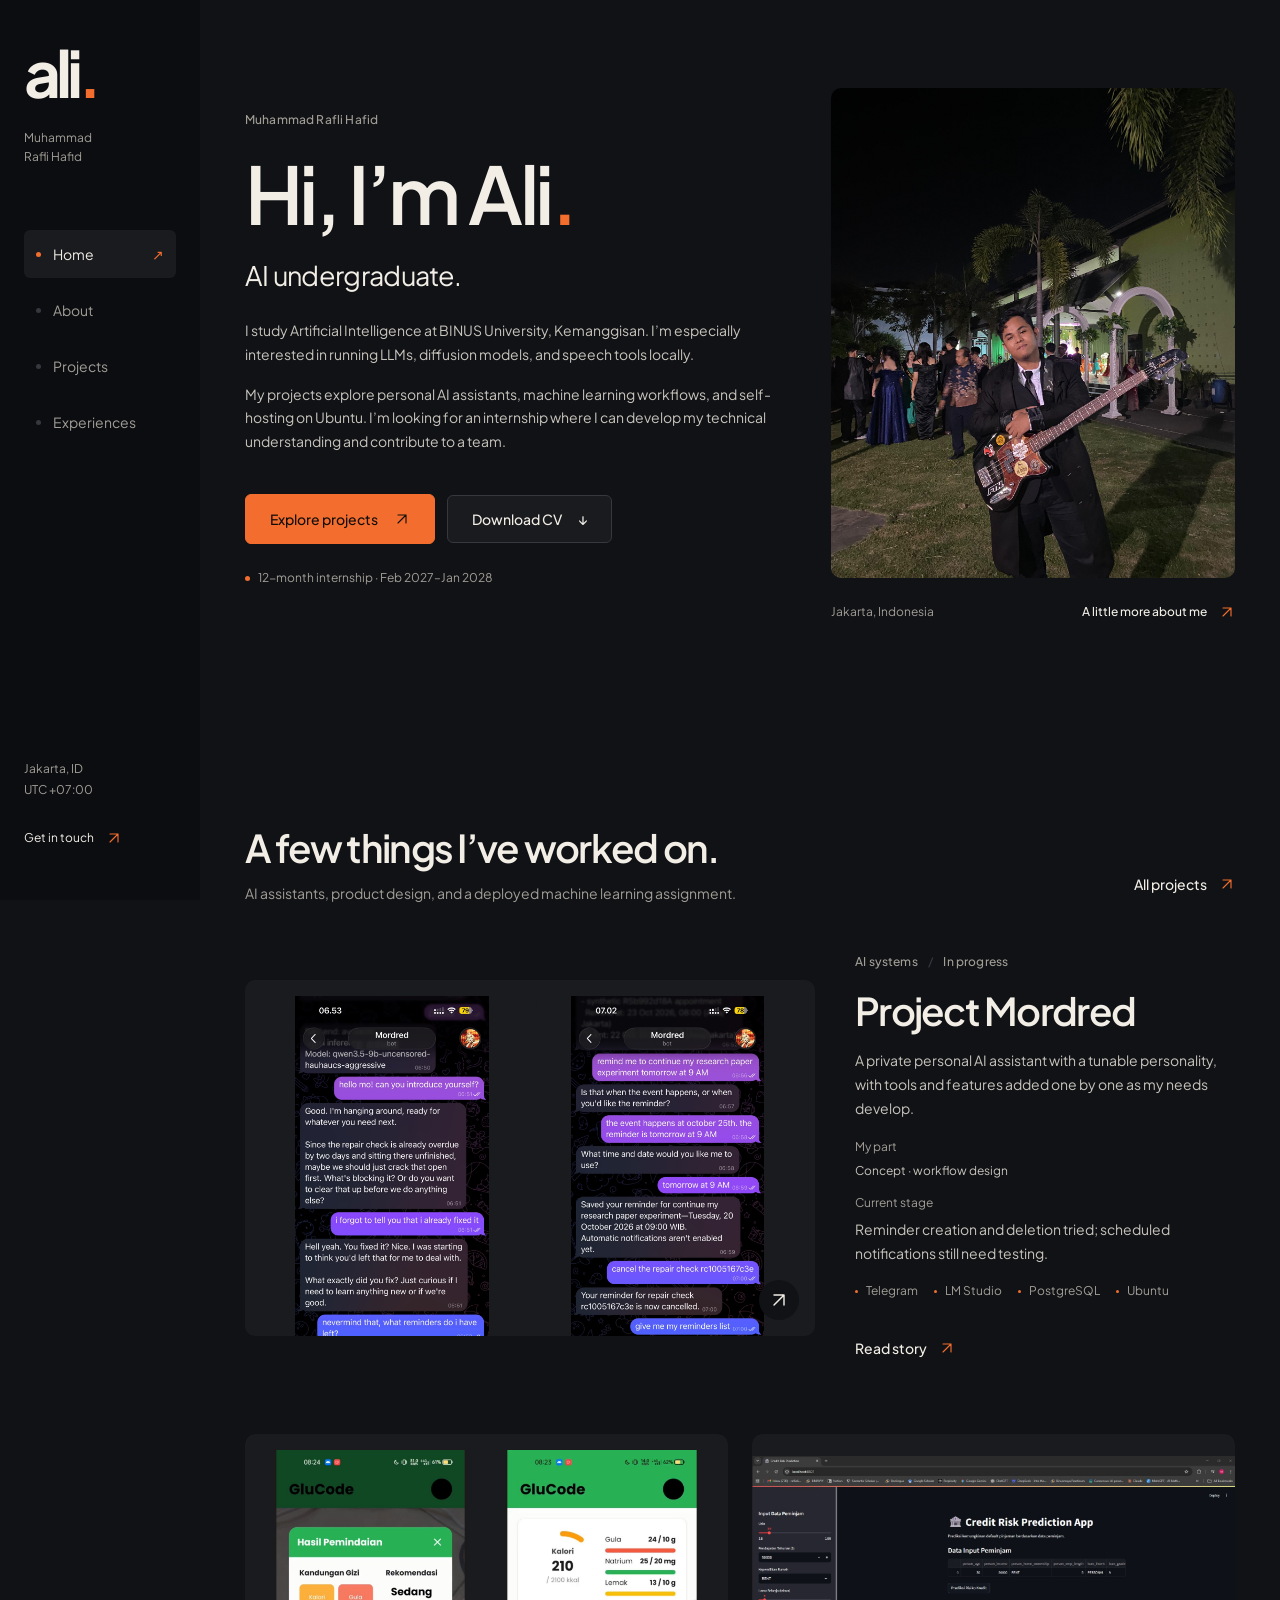
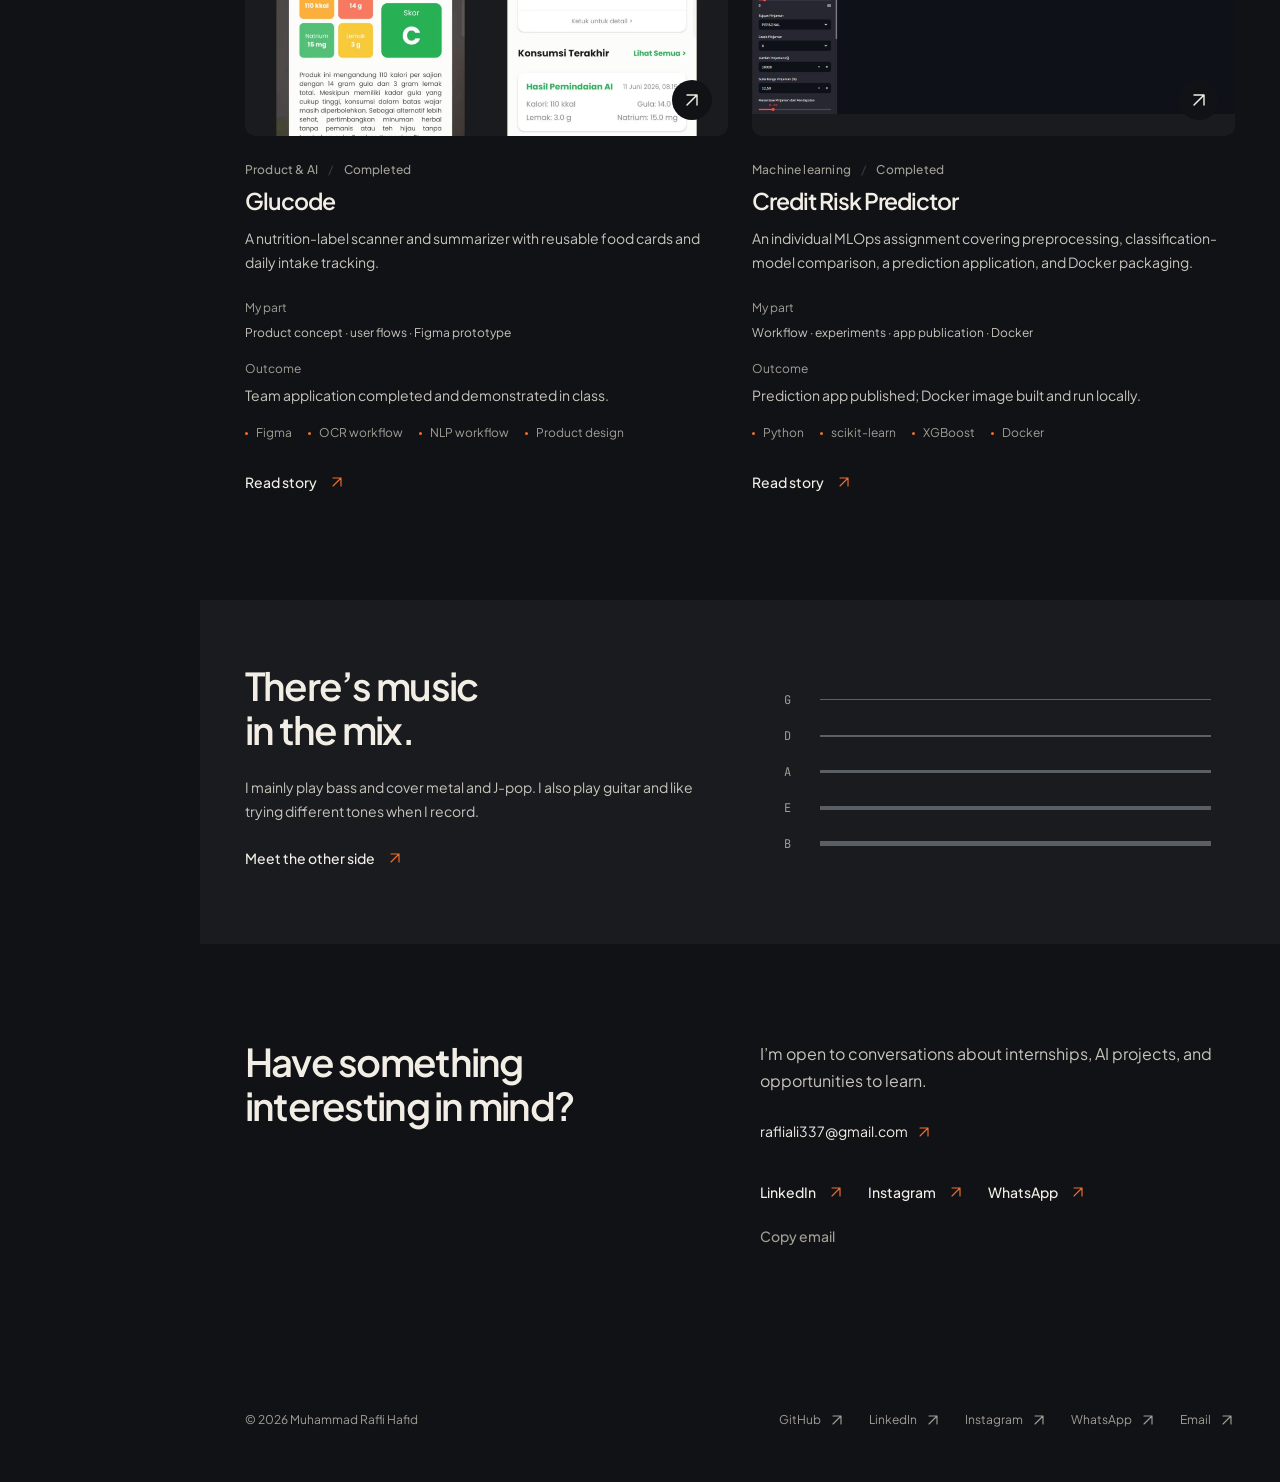
<file: index.html>
<!doctype html>
<html lang="en" data-theme="dark">
<head><meta charset="utf-8"><meta name="viewport" content="width=device-width, initial-scale=1, viewport-fit=cover"><meta name="theme-color" content="#121316"><meta name="description" content="Muhammad Rafli Hafid — AI undergraduate at BINUS, personal projects, experiences, and music."><title>Home — Ali / Muhammad Rafli Hafid</title><link rel="icon" href="assets/favicon.svg" type="image/svg+xml"><link rel="stylesheet" href="assets/fonts/fonts.css"><link rel="stylesheet" href="tokens.css"><link rel="stylesheet" href="assets/studio.css"><script src="assets/studio.js" type="module"></script></head>
<body data-page="home"><a class="skip-link" href="#main">Skip to content</a>
<header class="mobile-header"><a class="mobile-brand" href="index.html">ali<span class="accent-dot">.</span></a><button class="menu-button" id="menu-toggle" type="button" aria-expanded="false" aria-controls="mobile-nav">Menu <span aria-hidden="true">+</span></button><nav id="mobile-nav" aria-label="Mobile navigation" hidden><a href="index.html" class="nav-link" aria-current=page><span class="nav-mark" aria-hidden="true"></span>Home<span class="nav-arrow" aria-hidden="true">↗</span></a><a href="about.html" class="nav-link" ><span class="nav-mark" aria-hidden="true"></span>About<span class="nav-arrow" aria-hidden="true">↗</span></a><a href="projects.html" class="nav-link" ><span class="nav-mark" aria-hidden="true"></span>Projects<span class="nav-arrow" aria-hidden="true">↗</span></a><a href="experiences.html" class="nav-link" ><span class="nav-mark" aria-hidden="true"></span>Experiences<span class="nav-arrow" aria-hidden="true">↗</span></a></nav></header>
<aside class="site-rail"><a class="wordmark" href="index.html" aria-label="Ali, home">ali<span class="accent-dot">.</span></a><p class="rail-name">Muhammad<br>Rafli Hafid</p><nav aria-label="Main navigation"><a href="index.html" class="nav-link" aria-current=page><span class="nav-mark" aria-hidden="true"></span>Home<span class="nav-arrow" aria-hidden="true">↗</span></a><a href="about.html" class="nav-link" ><span class="nav-mark" aria-hidden="true"></span>About<span class="nav-arrow" aria-hidden="true">↗</span></a><a href="projects.html" class="nav-link" ><span class="nav-mark" aria-hidden="true"></span>Projects<span class="nav-arrow" aria-hidden="true">↗</span></a><a href="experiences.html" class="nav-link" ><span class="nav-mark" aria-hidden="true"></span>Experiences<span class="nav-arrow" aria-hidden="true">↗</span></a></nav><div class="rail-bottom"><p class="rail-location">Jakarta, ID<br><span>UTC +07:00</span></p><a class="rail-email" href="mailto:rafliali337@gmail.com">Get in touch <span aria-hidden="true" class="inline-icon"><svg class="ui-icon" viewBox="0 0 24 24" aria-hidden="true"><path d="M6 18 18 6M6 6h12v12"/></svg></span></a></div></aside>
<div class="site-content"><main id="main">
<section class="home-hero shell" aria-labelledby="hero-title">
 <div class="hero-copy"><p class="eyebrow">Muhammad Rafli Hafid</p><h1 id="hero-title">Hi, I’m Ali<span class="accent-dot">.</span></h1><p class="hero-lead">AI undergraduate.</p><p>I study Artificial Intelligence at BINUS University, Kemanggisan. I’m especially interested in running LLMs, diffusion models, and speech tools locally.</p><p>My projects explore personal AI assistants, machine learning workflows, and self-hosting on Ubuntu. I’m looking for an internship where I can develop my technical understanding and contribute to a team.</p><div class="actions"><a class="button button-primary" href="projects.html">Explore projects <span aria-hidden="true" class="inline-icon"><svg class="ui-icon" viewBox="0 0 24 24" aria-hidden="true"><path d="M6 18 18 6M6 6h12v12"/></svg></span></a><details class="cv-download"><summary class="button">Download CV <span aria-hidden="true">↓</span></summary><div class="cv-options"><a href="output/pdf/Muhammad_Rafli_Hafid_CV_English.pdf" download>English PDF ↗</a><a href="output/pdf/Muhammad_Rafli_Hafid_CV_Indonesia.pdf" download>Indonesian PDF ↗</a></div></details></div><p class="availability"><span aria-hidden="true" class="status-dot"></span>12-month internship · Feb 2027–Jan 2028</p></div>
 <div class="hero-portrait"><figure class="media portrait"><img src="assets/photos/alirafli-portrait-afterpromnight-fullformalsuit-withbass.jpeg" alt="After prom night, with my bass." width="3024" height="4032" loading="eager" fetchpriority="high"><figcaption>After prom night, with my bass.</figcaption></figure><div class="portrait-foot"><span>Jakarta, Indonesia</span><a class="text-link" href="about.html">A little more about me <span aria-hidden="true" class="inline-icon"><svg class="ui-icon" viewBox="0 0 24 24" aria-hidden="true"><path d="M6 18 18 6M6 6h12v12"/></svg></span></a></div></div>
</section>
<section class="section shell" aria-labelledby="selected-title"><div class="section-head"><div><h2><span id="selected-title">A few things I’ve worked on.</span></h2><p>AI assistants, product design, and a deployed machine learning assignment.</p></div><a class="text-link" href="projects.html">All projects <span aria-hidden="true" class="inline-icon"><svg class="ui-icon" viewBox="0 0 24 24" aria-hidden="true"><path d="M6 18 18 6M6 6h12v12"/></svg></span></a></div><div class="home-work"><article class="project-feature feature-wide"><a class="project-image" href="projects.html?project=mordred" aria-label="View Project Mordred"><figure class="media "><div class="preview-strip"><img src="assets/photos/mordred-demo.jpeg" alt="A conversation with Mordred." width="738" height="1600" loading="lazy"><img src="assets/photos/mordred-demo2.jpeg" alt="Creating and managing reminders in Telegram." width="738" height="1600" loading="lazy"></div><figcaption>A conversation with Mordred.</figcaption></figure><span class="image-zoom" aria-hidden="true"><svg class="ui-icon" viewBox="0 0 24 24" aria-hidden="true"><path d="M6 18 18 6M6 6h12v12"/></svg></span></a><div class="project-caption"><div><span class="meta">AI systems <span aria-hidden="true">/</span> In progress</span><h3><a href="projects.html?project=mordred" data-project="mordred">Project Mordred</a></h3><p>A private personal AI assistant with a tunable personality, with tools and features added one by one as my needs develop.</p><p class="project-role"><span>My part</span> Concept · workflow design</p><p class="project-outcome"><span>Current stage</span> Reminder creation and deletion tried; scheduled notifications still need testing.</p><ul class="project-tools" aria-label="Tools and topics"><li>Telegram</li><li>LM Studio</li><li>PostgreSQL</li><li>Ubuntu</li></ul></div><a class="text-link" href="projects.html?project=mordred" data-project="mordred">Read story <span aria-hidden="true" class="inline-icon"><svg class="ui-icon" viewBox="0 0 24 24" aria-hidden="true"><path d="M6 18 18 6M6 6h12v12"/></svg></span></a></div></article><div class="home-work-pair"><article class="project-feature "><a class="project-image" href="projects.html?project=glucode" aria-label="View Glucode"><figure class="media "><div class="preview-strip"><img src="assets/photos/glucode-demo.jpeg" alt="Glucode nutrition scan and summary." width="738" height="1600" loading="lazy"><img src="assets/photos/glucode-demo3.jpeg" alt="Glucode daily intake dashboard." width="738" height="1600" loading="lazy"></div><figcaption>Glucode nutrition scan and summary.</figcaption></figure><span class="image-zoom" aria-hidden="true"><svg class="ui-icon" viewBox="0 0 24 24" aria-hidden="true"><path d="M6 18 18 6M6 6h12v12"/></svg></span></a><div class="project-caption"><div><span class="meta">Product &amp; AI <span aria-hidden="true">/</span> Completed</span><h3><a href="projects.html?project=glucode" data-project="glucode">Glucode</a></h3><p>A nutrition-label scanner and summarizer with reusable food cards and daily intake tracking.</p><p class="project-role"><span>My part</span> Product concept · user flows · Figma prototype</p><p class="project-outcome"><span>Outcome</span> Team application completed and demonstrated in class.</p><ul class="project-tools" aria-label="Tools and topics"><li>Figma</li><li>OCR workflow</li><li>NLP workflow</li><li>Product design</li></ul></div><a class="text-link" href="projects.html?project=glucode" data-project="glucode">Read story <span aria-hidden="true" class="inline-icon"><svg class="ui-icon" viewBox="0 0 24 24" aria-hidden="true"><path d="M6 18 18 6M6 6h12v12"/></svg></span></a></div></article><article class="project-feature "><a class="project-image" href="projects.html?project=credit" aria-label="View Credit Risk Predictor"><figure class="media "><img src="assets/photos/credit_risk_predictionapp-streamlit.jpeg" alt="Credit Risk Predictor application." width="1600" height="855" loading="lazy"><figcaption>Credit Risk Predictor application.</figcaption></figure><span class="image-zoom" aria-hidden="true"><svg class="ui-icon" viewBox="0 0 24 24" aria-hidden="true"><path d="M6 18 18 6M6 6h12v12"/></svg></span></a><div class="project-caption"><div><span class="meta">Machine learning <span aria-hidden="true">/</span> Completed</span><h3><a href="projects.html?project=credit" data-project="credit">Credit Risk Predictor</a></h3><p>An individual MLOps assignment covering preprocessing, classification-model comparison, a prediction application, and Docker packaging.</p><p class="project-role"><span>My part</span> Workflow · experiments · app publication · Docker</p><p class="project-outcome"><span>Outcome</span> Prediction app published; Docker image built and run locally.</p><ul class="project-tools" aria-label="Tools and topics"><li>Python</li><li>scikit-learn</li><li>XGBoost</li><li>Docker</li></ul></div><a class="text-link" href="projects.html?project=credit" data-project="credit">Read story <span aria-hidden="true" class="inline-icon"><svg class="ui-icon" viewBox="0 0 24 24" aria-hidden="true"><path d="M6 18 18 6M6 6h12v12"/></svg></span></a></div></article></div></div></section>
<section class="home-note shell"><div><h2>There’s music<br>in the mix.</h2><p>I mainly play bass and cover metal and J-pop. I also play guitar and like trying different tones when I record.</p><a class="text-link" href="about.html#music">Meet the other side <span aria-hidden="true" class="inline-icon"><svg class="ui-icon" viewBox="0 0 24 24" aria-hidden="true"><path d="M6 18 18 6M6 6h12v12"/></svg></span></a></div><div class="string-preview" aria-hidden="true"><span>G</span><i></i><span>D</span><i></i><span>A</span><i></i><span>E</span><i></i><span>B</span><i></i></div></section>
<section class="contact shell" id="contact"><h2>Have something<br>interesting in mind?</h2><div><p>I’m open to conversations about internships, AI projects, and opportunities to learn.</p><a class="contact-email" href="mailto:rafliali337@gmail.com">rafliali337@gmail.com <span aria-hidden="true" class="inline-icon"><svg class="ui-icon" viewBox="0 0 24 24" aria-hidden="true"><path d="M6 18 18 6M6 6h12v12"/></svg></span></a><div class="contact-socials"><a class="text-link" href="https://www.linkedin.com/in/muhammad-rafli-hafid-61b363326/" target="_blank" rel="noopener noreferrer">LinkedIn <span aria-hidden="true" class="inline-icon"><svg class="ui-icon" viewBox="0 0 24 24" aria-hidden="true"><path d="M6 18 18 6M6 6h12v12"/></svg></span></a><a class="text-link" href="https://www.instagram.com/ali.rofl_/" target="_blank" rel="noopener noreferrer">Instagram <span aria-hidden="true" class="inline-icon"><svg class="ui-icon" viewBox="0 0 24 24" aria-hidden="true"><path d="M6 18 18 6M6 6h12v12"/></svg></span></a><a class="text-link" href="https://wa.me/6282384518081" target="_blank" rel="noopener noreferrer">WhatsApp <span aria-hidden="true" class="inline-icon"><svg class="ui-icon" viewBox="0 0 24 24" aria-hidden="true"><path d="M6 18 18 6M6 6h12v12"/></svg></span></a></div><button class="text-link copy-email" type="button">Copy email</button><p class="feedback" role="status" aria-live="polite"></p></div></section>
</main><footer class="site-footer shell"><p>© 2026 Muhammad Rafli Hafid</p><div><a href="https://github.com/AliRafli69" target="_blank" rel="noopener noreferrer">GitHub <span aria-hidden="true" class="inline-icon"><svg class="ui-icon" viewBox="0 0 24 24" aria-hidden="true"><path d="M6 18 18 6M6 6h12v12"/></svg></span></a><a href="https://www.linkedin.com/in/muhammad-rafli-hafid-61b363326/" target="_blank" rel="noopener noreferrer">LinkedIn <span aria-hidden="true" class="inline-icon"><svg class="ui-icon" viewBox="0 0 24 24" aria-hidden="true"><path d="M6 18 18 6M6 6h12v12"/></svg></span></a><a href="https://www.instagram.com/ali.rofl_/" target="_blank" rel="noopener noreferrer">Instagram <span aria-hidden="true" class="inline-icon"><svg class="ui-icon" viewBox="0 0 24 24" aria-hidden="true"><path d="M6 18 18 6M6 6h12v12"/></svg></span></a><a href="https://wa.me/6282384518081" target="_blank" rel="noopener noreferrer">WhatsApp <span aria-hidden="true" class="inline-icon"><svg class="ui-icon" viewBox="0 0 24 24" aria-hidden="true"><path d="M6 18 18 6M6 6h12v12"/></svg></span></a><a href="mailto:rafliali337@gmail.com">Email <span aria-hidden="true" class="inline-icon"><svg class="ui-icon" viewBox="0 0 24 24" aria-hidden="true"><path d="M6 18 18 6M6 6h12v12"/></svg></span></a></div></footer></div>
<dialog id="detail-dialog" aria-labelledby="detail-title"><div class="dialog-top"><span class="meta" id="dialog-label">Project notes</span><button class="close-button" type="button" id="detail-close" aria-label="Close details"><svg class="ui-icon" viewBox="0 0 24 24" aria-hidden="true"><path d="m6 6 12 12M18 6 6 18"/></svg></button></div><div id="detail-content"></div></dialog><div class="sr-only" id="global-status" role="status" aria-live="polite"></div>
</body></html>
</file>
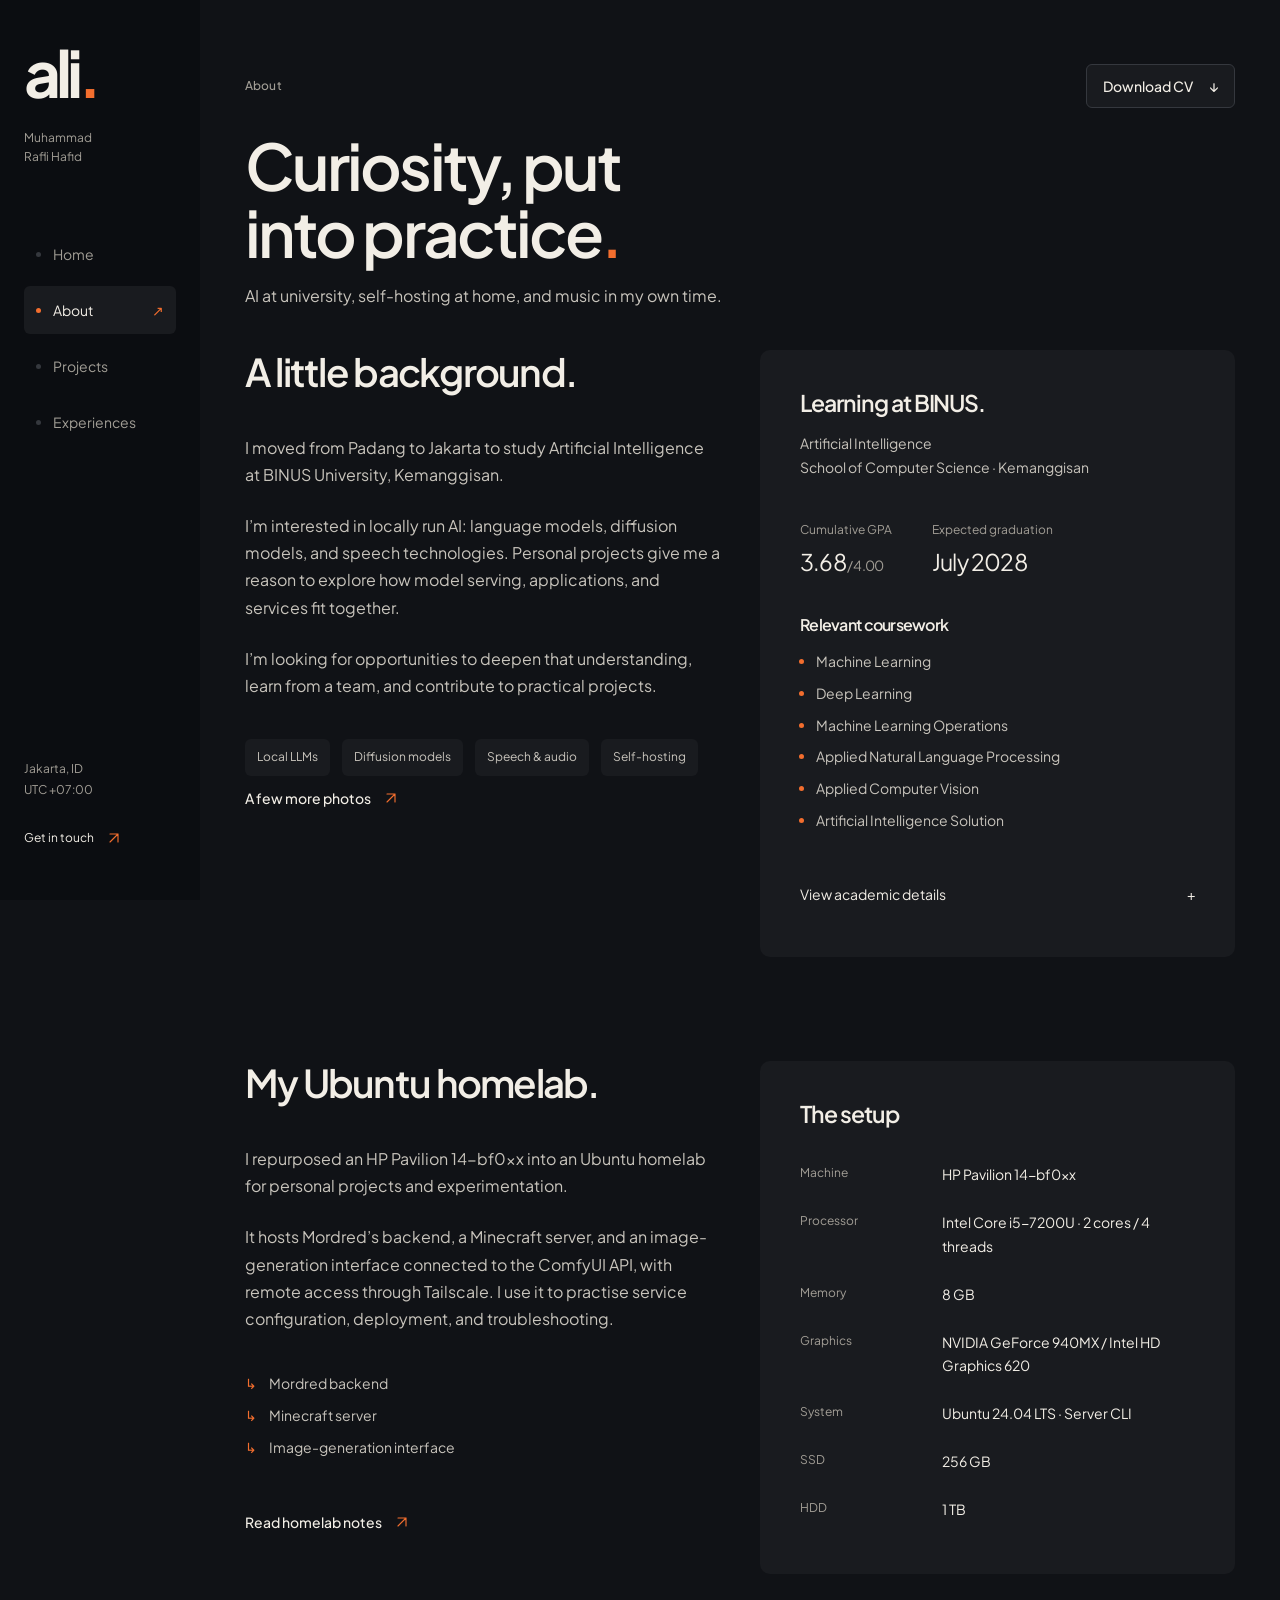
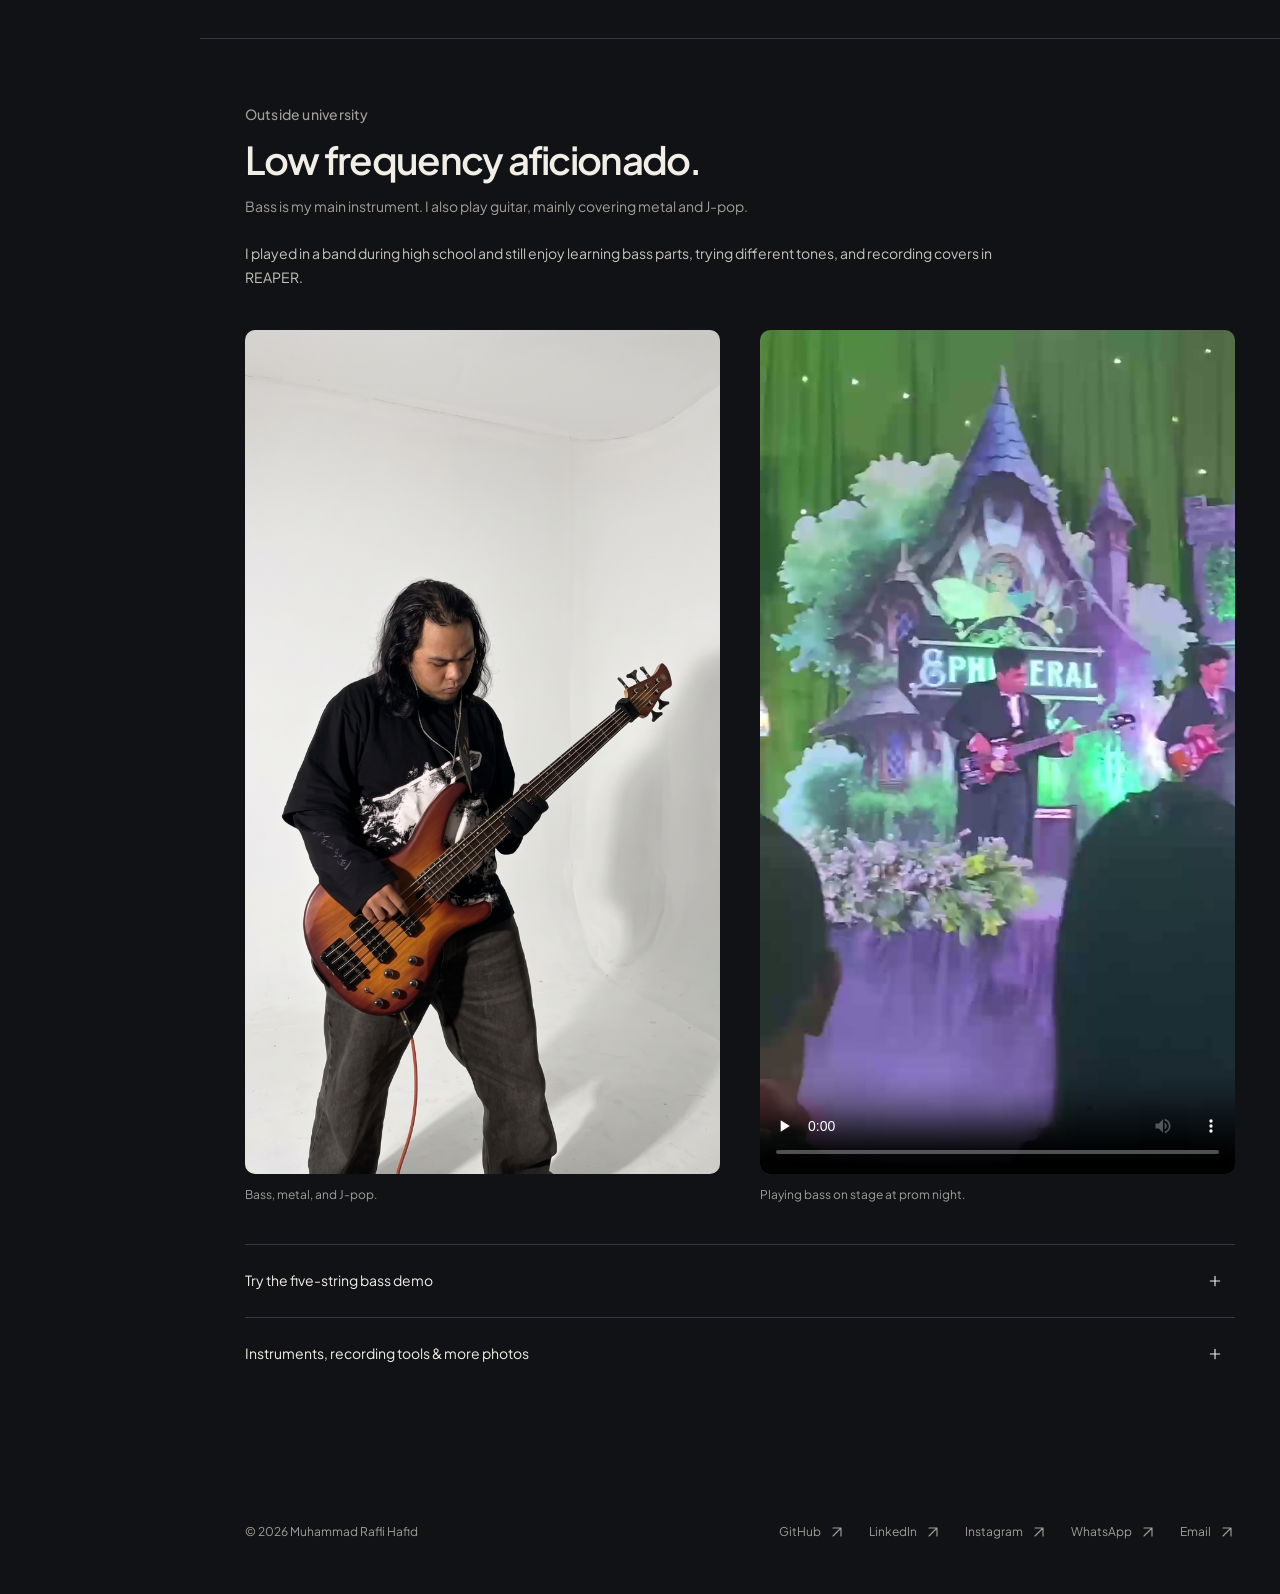
<file: about.html>
<!doctype html>
<html lang="en" data-theme="dark">
<head><meta charset="utf-8"><meta name="viewport" content="width=device-width, initial-scale=1, viewport-fit=cover"><meta name="theme-color" content="#121316"><meta name="description" content="Muhammad Rafli Hafid — AI undergraduate at BINUS, personal projects, experiences, and music."><title>About — Ali / Muhammad Rafli Hafid</title><link rel="icon" href="assets/favicon.svg" type="image/svg+xml"><link rel="stylesheet" href="assets/fonts/fonts.css"><link rel="stylesheet" href="tokens.css"><link rel="stylesheet" href="assets/studio.css"><script src="assets/studio.js" type="module"></script></head>
<body data-page="about"><a class="skip-link" href="#main">Skip to content</a>
<header class="mobile-header"><a class="mobile-brand" href="index.html">ali<span class="accent-dot">.</span></a><button class="menu-button" id="menu-toggle" type="button" aria-expanded="false" aria-controls="mobile-nav">Menu <span aria-hidden="true">+</span></button><nav id="mobile-nav" aria-label="Mobile navigation" hidden><a href="index.html" class="nav-link" ><span class="nav-mark" aria-hidden="true"></span>Home<span class="nav-arrow" aria-hidden="true">↗</span></a><a href="about.html" class="nav-link" aria-current=page><span class="nav-mark" aria-hidden="true"></span>About<span class="nav-arrow" aria-hidden="true">↗</span></a><a href="projects.html" class="nav-link" ><span class="nav-mark" aria-hidden="true"></span>Projects<span class="nav-arrow" aria-hidden="true">↗</span></a><a href="experiences.html" class="nav-link" ><span class="nav-mark" aria-hidden="true"></span>Experiences<span class="nav-arrow" aria-hidden="true">↗</span></a></nav></header>
<aside class="site-rail"><a class="wordmark" href="index.html" aria-label="Ali, home">ali<span class="accent-dot">.</span></a><p class="rail-name">Muhammad<br>Rafli Hafid</p><nav aria-label="Main navigation"><a href="index.html" class="nav-link" ><span class="nav-mark" aria-hidden="true"></span>Home<span class="nav-arrow" aria-hidden="true">↗</span></a><a href="about.html" class="nav-link" aria-current=page><span class="nav-mark" aria-hidden="true"></span>About<span class="nav-arrow" aria-hidden="true">↗</span></a><a href="projects.html" class="nav-link" ><span class="nav-mark" aria-hidden="true"></span>Projects<span class="nav-arrow" aria-hidden="true">↗</span></a><a href="experiences.html" class="nav-link" ><span class="nav-mark" aria-hidden="true"></span>Experiences<span class="nav-arrow" aria-hidden="true">↗</span></a></nav><div class="rail-bottom"><p class="rail-location">Jakarta, ID<br><span>UTC +07:00</span></p><a class="rail-email" href="mailto:rafliali337@gmail.com">Get in touch <span aria-hidden="true" class="inline-icon"><svg class="ui-icon" viewBox="0 0 24 24" aria-hidden="true"><path d="M6 18 18 6M6 6h12v12"/></svg></span></a></div></aside>
<div class="site-content"><main id="main">
<section class="page-intro shell"><div class="page-kicker"><p class="eyebrow">About</p><details class="cv-download"><summary class="button">Download CV <span aria-hidden="true">↓</span></summary><div class="cv-options"><a href="output/pdf/Muhammad_Rafli_Hafid_CV_English.pdf" download>English PDF ↗</a><a href="output/pdf/Muhammad_Rafli_Hafid_CV_Indonesia.pdf" download>Indonesian PDF ↗</a></div></details></div><h1>Curiosity, put<br>into practice<span class="accent-dot">.</span></h1><p class="page-lead">AI at university, self-hosting at home, and music in my own time.</p></section><section class="about-intro shell split"><div class="prose"><h2>A little background.</h2><p>I moved from Padang to Jakarta to study Artificial Intelligence at BINUS University, Kemanggisan.</p><p>I’m interested in locally run AI: language models, diffusion models, and speech technologies. Personal projects give me a reason to explore how model serving, applications, and services fit together.</p><p>I’m looking for opportunities to deepen that understanding, learn from a team, and contribute to practical projects.</p><div class="interest-list"><span>Local LLMs</span><span>Diffusion models</span><span>Speech &amp; audio</span><span>Self-hosting</span></div><button type="button" class="text-link" data-gallery="portraits">A few more photos <span aria-hidden="true" class="inline-icon"><svg class="ui-icon" viewBox="0 0 24 24" aria-hidden="true"><path d="M6 18 18 6M6 6h12v12"/></svg></span></button></div><div class="education"><h2>Learning at BINUS.</h2><p>Artificial Intelligence<br>School of Computer Science · Kemanggisan</p><dl class="education-facts"><div><dt>Cumulative GPA</dt><dd>3.68<span> / 4.00</span></dd></div><div><dt>Expected graduation</dt><dd>July 2028</dd></div></dl><h3>Relevant coursework</h3><ul class="course-list"><li>Machine Learning</li><li>Deep Learning</li><li>Machine Learning Operations</li><li>Applied Natural Language Processing</li><li>Applied Computer Vision</li><li>Artificial Intelligence Solution</li></ul><details class="academic-details"><summary>View academic details <span aria-hidden="true">+</span></summary><div><p><strong>A in all six selected courses.</strong></p><p><strong>Languages</strong><br>Indonesian · Native<br>English · IELTS Simulation, overall 6.5<br><span class="muted">TIME Language Centre, Padang · August 2026</span></p></div></details></div></section><section class="section shell homelab-section" id="homelab"><div class="split"><div class="prose"><h2>My Ubuntu homelab.</h2><p>I repurposed an HP Pavilion 14-bf0xx into an Ubuntu homelab for personal projects and experimentation.</p><p>It hosts Mordred’s backend, a Minecraft server, and an image-generation interface connected to the ComfyUI API, with remote access through Tailscale. I use it to practise service configuration, deployment, and troubleshooting.</p><ul class="service-list"><li>Mordred backend</li><li>Minecraft server</li><li>Image-generation interface</li></ul><a class="text-link" href="projects.html?project=homelab" data-project="homelab">Read homelab notes <span aria-hidden="true" class="inline-icon"><svg class="ui-icon" viewBox="0 0 24 24" aria-hidden="true"><path d="M6 18 18 6M6 6h12v12"/></svg></span></a></div><div class="spec-sheet"><h3>The setup</h3><dl><div><dt>Machine</dt><dd>HP Pavilion 14-bf0xx</dd></div><div><dt>Processor</dt><dd>Intel Core i5-7200U · 2 cores / 4 threads</dd></div><div><dt>Memory</dt><dd>8 GB</dd></div><div><dt>Graphics</dt><dd>NVIDIA GeForce 940MX / Intel HD Graphics 620</dd></div><div><dt>System</dt><dd>Ubuntu 24.04 LTS · Server CLI</dd></div><div><dt>SSD</dt><dd>256 GB</dd></div><div><dt>HDD</dt><dd>1 TB</dd></div></dl></div></div></section><section class="section shell music-section" id="music"><div class="section-head"><div><p class="eyebrow">Outside university</p><h2>Low frequency aficionado.</h2><p>Bass is my main instrument. I also play guitar, mainly covering metal and J-pop.</p></div></div><p class="music-background">I played in a band during high school and still enjoy learning bass parts, trying different tones, and recording covers in REAPER.</p><div class="split music-intro"><figure class="media portrait"><img src="assets/photos/GeminiGeneratedImage-playingbass-frontview-backgroundstudiowhite.jpg" alt="Bass, metal, and J-pop." width="1536" height="2728" loading="lazy"><figcaption>Bass, metal, and J-pop.</figcaption></figure><figure class="performance-feature"><video controls controlslist="nofullscreen noremoteplayback" disablepictureinpicture disableremoteplayback preload="none" playsinline poster="assets/photos/alirafli-video-playingbass-onstage-promnight-poster.jpg" aria-label="Playing bass on stage at prom night."><source src="assets/photos/alirafli-video-playingbass-onstage-promnight.mp4" type="video/mp4">Your browser does not support this video.</video><figcaption>Playing bass on stage at prom night.</figcaption></figure></div><div class="music-extras"><details class="music-album sound-disclosure"><summary><span>Try the five-string bass demo</span><span class="disclosure-mark" aria-hidden="true"><svg class="ui-icon" viewBox="0 0 24 24" aria-hidden="true"><path d="M12 5v14M5 12h14"/></svg></span></summary><div class="sound-desk"><div class="sound-header"><h3>Five strings. Give them a try.</h3><span class="meta">Synthesized notes</span></div><p class="small muted">Standard B–E–A–D–G tuning for this interactive demo.</p><div class="bass-strings" role="group" aria-label="Play synthesized bass notes"><button type="button" class="bass-string" data-note="G" data-hz="98" aria-label="Play synthesized G string"><span>G</span><i aria-hidden="true"></i><span class="note-hint" aria-hidden="true">Pluck</span></button><button type="button" class="bass-string" data-note="D" data-hz="73.416" aria-label="Play synthesized D string"><span>D</span><i aria-hidden="true"></i><span class="note-hint" aria-hidden="true">Pluck</span></button><button type="button" class="bass-string" data-note="A" data-hz="55" aria-label="Play synthesized A string"><span>A</span><i aria-hidden="true"></i><span class="note-hint" aria-hidden="true">Pluck</span></button><button type="button" class="bass-string" data-note="E" data-hz="41.203" aria-label="Play synthesized E string"><span>E</span><i aria-hidden="true"></i><span class="note-hint" aria-hidden="true">Pluck</span></button><button type="button" class="bass-string" data-note="B" data-hz="30.868" aria-label="Play synthesized B string"><span>B</span><i aria-hidden="true"></i><span class="note-hint" aria-hidden="true">Pluck</span></button></div><div class="volume-control"><label for="bass-volume">Volume</label><input id="bass-volume" type="range" min="0" max="100" value="35"><output for="bass-volume" id="volume-value">35%</output></div><p class="sound-feedback" role="status" aria-live="polite">Sound starts when you play.</p></div></details><details class="music-album gear-disclosure"><summary><span>Instruments, recording tools &amp; more photos</span><span class="disclosure-mark" aria-hidden="true"><svg class="ui-icon" viewBox="0 0 24 24" aria-hidden="true"><path d="M12 5v14M5 12h14"/></svg></span></summary><div class="gear-head"><h3>What I play through.</h3><p class="small muted">My current instruments and recording tools.</p></div><div class="gear-layout"><figure class="media setup-photo"><button class="image-open" type="button" data-image="music-setup" data-index="0" aria-label="Enlarge My recording setup"><img src="assets/photos/pov-widephoto-playingbass-withpocketmaster-andDAWopen-onlaptop.jpeg" alt="Bass, Pocket Master, and REAPER at my desk." width="900" height="1600" loading="lazy"><span class="image-zoom" aria-hidden="true"><svg class="ui-icon" viewBox="0 0 24 24" aria-hidden="true"><path d="M6 18 18 6M6 6h12v12"/></svg></span></button><figcaption>Bass, Pocket Master, and REAPER at my desk.</figcaption></figure><div class="gear-list"><button class="gear-row" type="button" data-gear="yamaha-trbx505"><span><strong>Yamaha TRBX505</strong><small>Main instrument · five-string bass</small></span><span aria-hidden="true" class="inline-icon"><svg class="ui-icon" viewBox="0 0 24 24" aria-hidden="true"><path d="M6 18 18 6M6 6h12v12"/></svg></span></button><button class="gear-row" type="button" data-gear="cort-cr300"><span><strong>Cort CR300</strong><small>Guitar</small></span><span aria-hidden="true" class="inline-icon"><svg class="ui-icon" viewBox="0 0 24 24" aria-hidden="true"><path d="M6 18 18 6M6 6h12v12"/></svg></span></button><button class="gear-row" type="button" data-gear="behringer-umc22"><span><strong>Behringer UMC22</strong><small>Audio interface</small></span><span aria-hidden="true" class="inline-icon"><svg class="ui-icon" viewBox="0 0 24 24" aria-hidden="true"><path d="M6 18 18 6M6 6h12v12"/></svg></span></button><button class="gear-row" type="button" data-gear="sonicake-pocketmaster"><span><strong>Sonicake Pocket Master</strong><small>Effects processor</small></span><span aria-hidden="true" class="inline-icon"><svg class="ui-icon" viewBox="0 0 24 24" aria-hidden="true"><path d="M6 18 18 6M6 6h12v12"/></svg></span></button><button class="gear-row" type="button" data-gear="reaper-daw"><span><strong>REAPER x64</strong><small>DAW</small></span><span aria-hidden="true" class="inline-icon"><svg class="ui-icon" viewBox="0 0 24 24" aria-hidden="true"><path d="M6 18 18 6M6 6h12v12"/></svg></span></button></div></div><h3 class="practice-heading">From practice and the studio.</h3><div class="media-gallery "><figure class="gallery-item"><button class="image-open" type="button" data-image="music-gallery" data-index="0" aria-label="Enlarge Another moment from practice."><img src="assets/photos/playingbass-sideview2.jpeg" alt="Another moment from practice." width="900" height="1600" loading="lazy"><span class="image-zoom" aria-hidden="true"><svg class="ui-icon" viewBox="0 0 24 24" aria-hidden="true"><path d="M6 18 18 6M6 6h12v12"/></svg></span></button><figcaption>Another moment from practice.</figcaption></figure><figure class="gallery-item"><button class="image-open" type="button" data-image="music-gallery" data-index="1" aria-label="Enlarge Playing guitar with a friend in the studio."><img src="assets/photos/alirafli-portrait-2personplayingdrumandguitar-aliplayingguitar-inastudio.jpeg" alt="Playing guitar with a friend in the studio." width="1278" height="1280" loading="lazy"><span class="image-zoom" aria-hidden="true"><svg class="ui-icon" viewBox="0 0 24 24" aria-hidden="true"><path d="M6 18 18 6M6 6h12v12"/></svg></span></button><figcaption>Playing guitar with a friend in the studio.</figcaption></figure><figure class="gallery-item"><button class="image-open" type="button" data-image="music-gallery" data-index="3" aria-label="Enlarge Practising on bass."><img src="assets/photos/playingbass-sideview.jpeg" alt="Practising on bass." width="900" height="1600" loading="lazy"><span class="image-zoom" aria-hidden="true"><svg class="ui-icon" viewBox="0 0 24 24" aria-hidden="true"><path d="M6 18 18 6M6 6h12v12"/></svg></span></button><figcaption>Practising on bass.</figcaption></figure></div></details></div></section>
</main><footer class="site-footer shell"><p>© 2026 Muhammad Rafli Hafid</p><div><a href="https://github.com/AliRafli69" target="_blank" rel="noopener noreferrer">GitHub <span aria-hidden="true" class="inline-icon"><svg class="ui-icon" viewBox="0 0 24 24" aria-hidden="true"><path d="M6 18 18 6M6 6h12v12"/></svg></span></a><a href="https://www.linkedin.com/in/muhammad-rafli-hafid-61b363326/" target="_blank" rel="noopener noreferrer">LinkedIn <span aria-hidden="true" class="inline-icon"><svg class="ui-icon" viewBox="0 0 24 24" aria-hidden="true"><path d="M6 18 18 6M6 6h12v12"/></svg></span></a><a href="https://www.instagram.com/ali.rofl_/" target="_blank" rel="noopener noreferrer">Instagram <span aria-hidden="true" class="inline-icon"><svg class="ui-icon" viewBox="0 0 24 24" aria-hidden="true"><path d="M6 18 18 6M6 6h12v12"/></svg></span></a><a href="https://wa.me/6282384518081" target="_blank" rel="noopener noreferrer">WhatsApp <span aria-hidden="true" class="inline-icon"><svg class="ui-icon" viewBox="0 0 24 24" aria-hidden="true"><path d="M6 18 18 6M6 6h12v12"/></svg></span></a><a href="mailto:rafliali337@gmail.com">Email <span aria-hidden="true" class="inline-icon"><svg class="ui-icon" viewBox="0 0 24 24" aria-hidden="true"><path d="M6 18 18 6M6 6h12v12"/></svg></span></a></div></footer></div>
<dialog id="detail-dialog" aria-labelledby="detail-title"><div class="dialog-top"><span class="meta" id="dialog-label">Project notes</span><button class="close-button" type="button" id="detail-close" aria-label="Close details"><svg class="ui-icon" viewBox="0 0 24 24" aria-hidden="true"><path d="m6 6 12 12M18 6 6 18"/></svg></button></div><div id="detail-content"></div></dialog><div class="sr-only" id="global-status" role="status" aria-live="polite"></div>
</body></html>
</file>
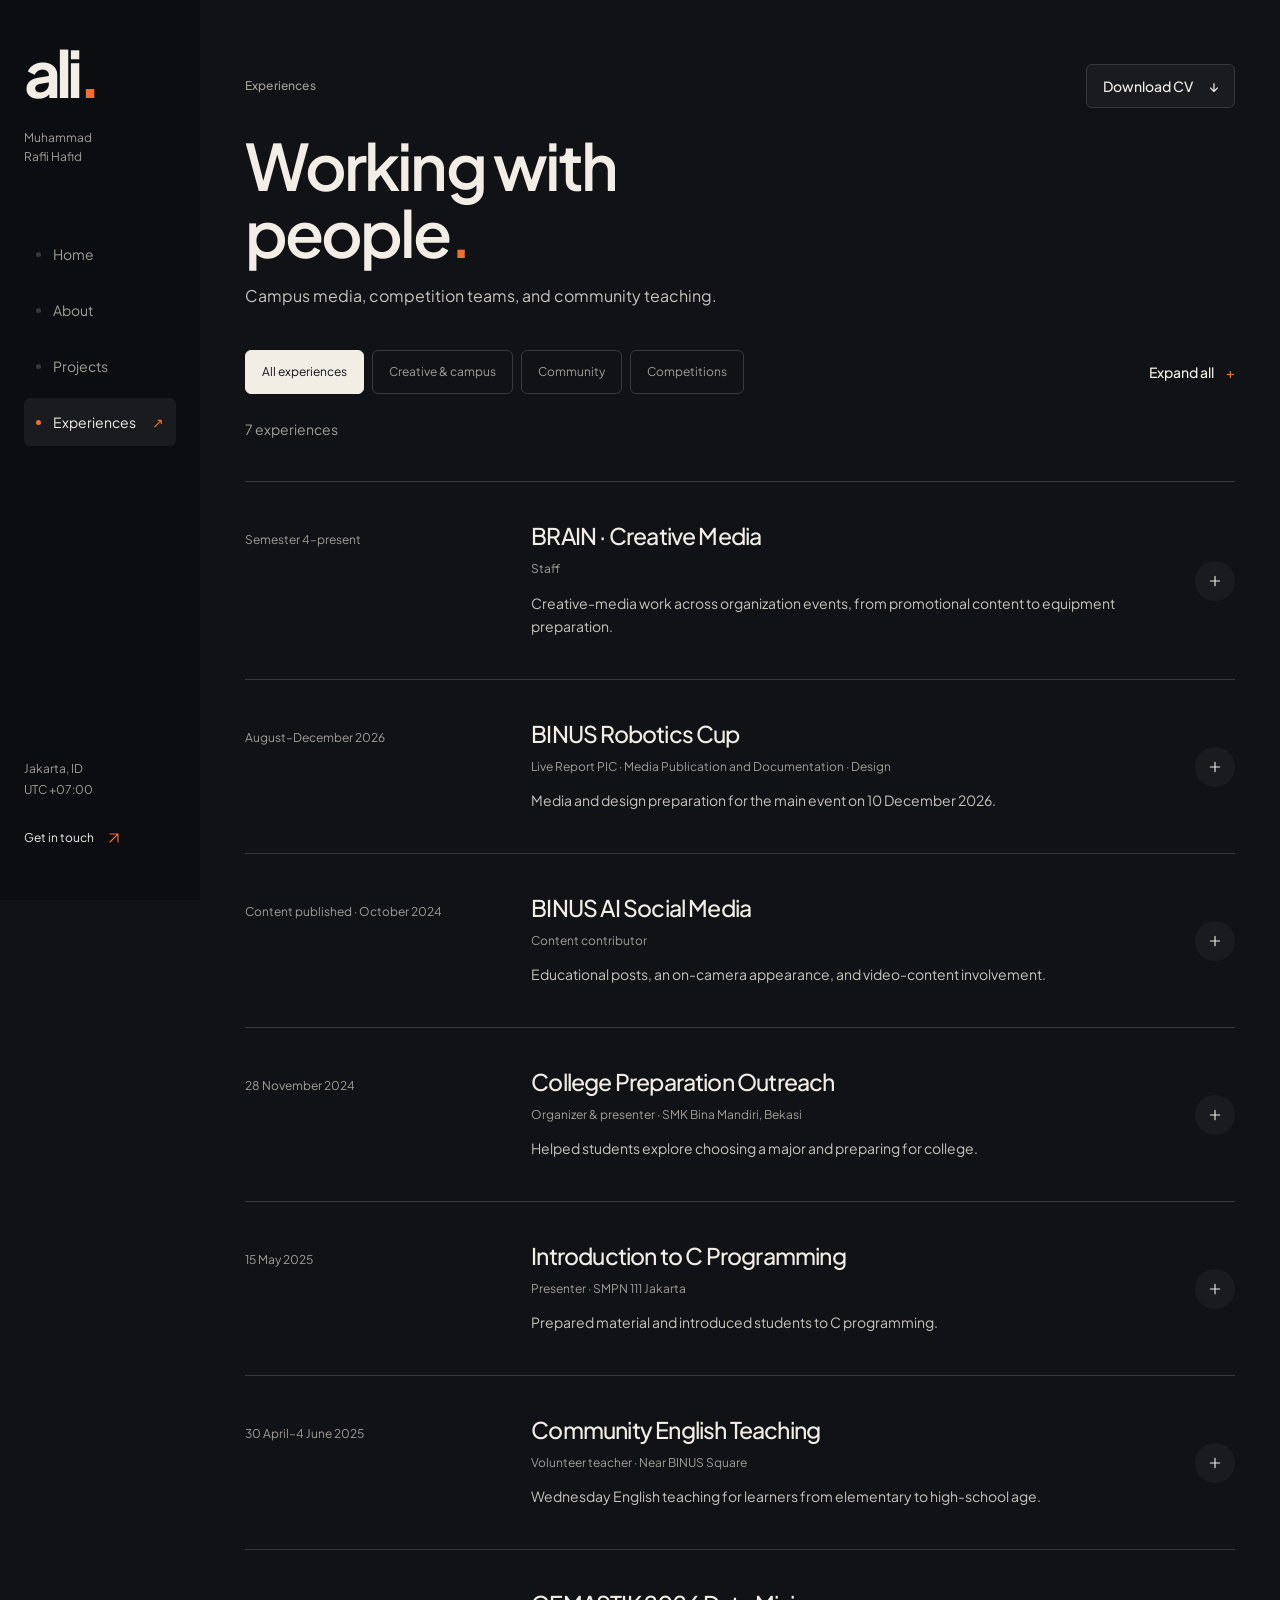
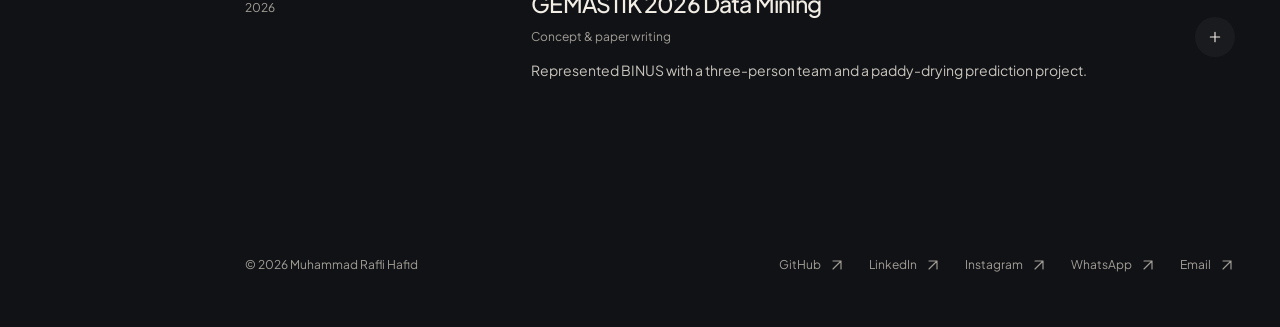
<file: experiences.html>
<!doctype html>
<html lang="en" data-theme="dark">
<head><meta charset="utf-8"><meta name="viewport" content="width=device-width, initial-scale=1, viewport-fit=cover"><meta name="theme-color" content="#121316"><meta name="description" content="Muhammad Rafli Hafid — AI undergraduate at BINUS, personal projects, experiences, and music."><title>Experiences — Ali / Muhammad Rafli Hafid</title><link rel="icon" href="assets/favicon.svg" type="image/svg+xml"><link rel="stylesheet" href="assets/fonts/fonts.css"><link rel="stylesheet" href="tokens.css"><link rel="stylesheet" href="assets/studio.css"><script src="assets/studio.js" type="module"></script></head>
<body data-page="experiences"><a class="skip-link" href="#main">Skip to content</a>
<header class="mobile-header"><a class="mobile-brand" href="index.html">ali<span class="accent-dot">.</span></a><button class="menu-button" id="menu-toggle" type="button" aria-expanded="false" aria-controls="mobile-nav">Menu <span aria-hidden="true">+</span></button><nav id="mobile-nav" aria-label="Mobile navigation" hidden><a href="index.html" class="nav-link" ><span class="nav-mark" aria-hidden="true"></span>Home<span class="nav-arrow" aria-hidden="true">↗</span></a><a href="about.html" class="nav-link" ><span class="nav-mark" aria-hidden="true"></span>About<span class="nav-arrow" aria-hidden="true">↗</span></a><a href="projects.html" class="nav-link" ><span class="nav-mark" aria-hidden="true"></span>Projects<span class="nav-arrow" aria-hidden="true">↗</span></a><a href="experiences.html" class="nav-link" aria-current=page><span class="nav-mark" aria-hidden="true"></span>Experiences<span class="nav-arrow" aria-hidden="true">↗</span></a></nav></header>
<aside class="site-rail"><a class="wordmark" href="index.html" aria-label="Ali, home">ali<span class="accent-dot">.</span></a><p class="rail-name">Muhammad<br>Rafli Hafid</p><nav aria-label="Main navigation"><a href="index.html" class="nav-link" ><span class="nav-mark" aria-hidden="true"></span>Home<span class="nav-arrow" aria-hidden="true">↗</span></a><a href="about.html" class="nav-link" ><span class="nav-mark" aria-hidden="true"></span>About<span class="nav-arrow" aria-hidden="true">↗</span></a><a href="projects.html" class="nav-link" ><span class="nav-mark" aria-hidden="true"></span>Projects<span class="nav-arrow" aria-hidden="true">↗</span></a><a href="experiences.html" class="nav-link" aria-current=page><span class="nav-mark" aria-hidden="true"></span>Experiences<span class="nav-arrow" aria-hidden="true">↗</span></a></nav><div class="rail-bottom"><p class="rail-location">Jakarta, ID<br><span>UTC +07:00</span></p><a class="rail-email" href="mailto:rafliali337@gmail.com">Get in touch <span aria-hidden="true" class="inline-icon"><svg class="ui-icon" viewBox="0 0 24 24" aria-hidden="true"><path d="M6 18 18 6M6 6h12v12"/></svg></span></a></div></aside>
<div class="site-content"><main id="main">
<section class="page-intro shell"><div class="page-kicker"><p class="eyebrow">Experiences</p><details class="cv-download"><summary class="button">Download CV <span aria-hidden="true">↓</span></summary><div class="cv-options"><a href="output/pdf/Muhammad_Rafli_Hafid_CV_English.pdf" download>English PDF ↗</a><a href="output/pdf/Muhammad_Rafli_Hafid_CV_Indonesia.pdf" download>Indonesian PDF ↗</a></div></details></div><h1>Working with<br>people<span class="accent-dot">.</span></h1><p class="page-lead">Campus media, competition teams, and community teaching.</p></section><section class="shell experience-browser" aria-label="Experience timeline"><div class="experience-toolbar"><div class="filter-group" role="group" aria-label="Experience categories"><button class="filter" type="button" data-experience-filter="all" aria-pressed="true">All experiences</button><button class="filter" type="button" data-experience-filter="creative" aria-pressed="false">Creative & campus</button><button class="filter" type="button" data-experience-filter="community" aria-pressed="false">Community</button><button class="filter" type="button" data-experience-filter="competition" aria-pressed="false">Competitions</button></div><button class="text-link" id="expand-experiences" type="button" aria-expanded="false">Expand all <span aria-hidden="true">+</span></button></div><p class="results-count small muted" id="experience-count" aria-live="polite">7 experiences</p><div class="experience-timeline"><article class="experience-row" data-experience-category="creative"><div class="experience-date"><span>Semester 4–present</span></div><details class="experience-detail"><summary><span><strong>BRAIN · Creative Media</strong><small>Staff</small><span class="experience-summary">Creative-media work across organization events, from promotional content to equipment preparation.</span></span><span class="disclosure-mark" aria-hidden="true"><svg class="ui-icon" viewBox="0 0 24 24" aria-hidden="true"><path d="M12 5v14M5 12h14"/></svg></span></summary><div class="experience-expanded"><p>I contribute design and video work using Canva, Figma, and CapCut in BRAIN’s first committee generation.</p><ul class="experience-highlights"><li><h3>Organization EXPO</h3><p class="meta">15 August &amp; 2 September 2026</p><p>Created templates and posts, and edited promotional videos. Preparation began in late June.</p></li><li><h3>Welcoming Party</h3><p class="meta">25 September 2026</p><p>Helped prepare event equipment, with preparation beginning in late July.</p></li></ul></div></details></article><article class="experience-row" data-experience-category="creative"><div class="experience-date"><span>August–December 2026</span></div><details class="experience-detail"><summary><span><strong>BINUS Robotics Cup</strong><small>Live Report PIC · Media Publication and Documentation · Design</small><span class="experience-summary">Media and design preparation for the main event on 10 December 2026.</span></span><span class="disclosure-mark" aria-hidden="true"><svg class="ui-icon" viewBox="0 0 24 24" aria-hidden="true"><path d="M12 5v14M5 12h14"/></svg></span></summary><div class="experience-expanded"><p>I contribute posting-plan edits, promotional short videos, and compilation videos in the Media Publication and Documentation department and the Design department. As Live Report PIC, I’m also preparing for live coverage.</p></div></details></article><article class="experience-row" data-experience-category="creative"><div class="experience-date"><span>Content published · October 2024</span></div><details class="experience-detail"><summary><span><strong>BINUS AI Social Media</strong><small>Content contributor</small><span class="experience-summary">Educational posts, an on-camera appearance, and video-content involvement.</span></span><span class="disclosure-mark" aria-hidden="true"><svg class="ui-icon" viewBox="0 0 24 24" aria-hidden="true"><path d="M12 5v14M5 12h14"/></svg></span></summary><div class="experience-expanded"><p>I created educational Instagram posts, appeared in a video, and contributed to the video-content team.</p><div class="media-gallery experience-gallery"><figure class="gallery-item"><button class="image-open" type="button" data-image="ai-social-media" data-index="0" aria-label="Enlarge With the BINUS AI social-media team."><img src="assets/photos/ai-socialmedia-team-groupphoto.jpeg" alt="With the BINUS AI social-media team." width="719" height="1280" loading="lazy"><span class="image-zoom" aria-hidden="true"><svg class="ui-icon" viewBox="0 0 24 24" aria-hidden="true"><path d="M6 18 18 6M6 6h12v12"/></svg></span></button><figcaption>With the BINUS AI social-media team.</figcaption></figure></div></div></details></article><article class="experience-row" data-experience-category="community"><div class="experience-date"><span>28 November 2024</span></div><details class="experience-detail"><summary><span><strong>College Preparation Outreach</strong><small>Organizer &amp; presenter · SMK Bina Mandiri, Bekasi</small><span class="experience-summary">Helped students explore choosing a major and preparing for college.</span></span><span class="disclosure-mark" aria-hidden="true"><svg class="ui-icon" viewBox="0 0 24 24" aria-hidden="true"><path d="M12 5v14M5 12h14"/></svg></span></summary><div class="experience-expanded"><p>In a five-person team, we arranged school permission and developed the presentation theme. I selected materials, prepared the slides, and presented to students.</p><div class="media-gallery experience-gallery"><figure class="gallery-item"><button class="image-open" type="button" data-image="smk-bina-mandiri" data-index="0" aria-label="Enlarge Our outreach team at SMK Bina Mandiri."><img src="assets/photos/smk-bina-mandiri-groupphoto.jpeg" alt="Our outreach team at SMK Bina Mandiri." width="960" height="1280" loading="lazy"><span class="image-zoom" aria-hidden="true"><svg class="ui-icon" viewBox="0 0 24 24" aria-hidden="true"><path d="M6 18 18 6M6 6h12v12"/></svg></span></button><figcaption>Our outreach team at SMK Bina Mandiri.</figcaption></figure><figure class="gallery-item"><video controls preload="metadata" playsinline poster="assets/photos/smk-bina-mandiri-presentation.jpeg-poster.jpg" aria-label="Presenting at SMK Bina Mandiri."><source src="assets/photos/smk-bina-mandiri-presentation.jpeg.mp4" type="video/mp4">Your browser does not support this video.</video><figcaption>Presenting at SMK Bina Mandiri.</figcaption></figure></div></div></details></article><article class="experience-row" data-experience-category="community"><div class="experience-date"><span>15 May 2025</span></div><details class="experience-detail"><summary><span><strong>Introduction to C Programming</strong><small>Presenter · SMPN 111 Jakarta</small><span class="experience-summary">Prepared material and introduced students to C programming.</span></span><span class="disclosure-mark" aria-hidden="true"><svg class="ui-icon" viewBox="0 0 24 24" aria-hidden="true"><path d="M12 5v14M5 12h14"/></svg></span></summary><div class="experience-expanded"><p>I selected the material, created the PowerPoint slides, and personally presented the introductory programming session.</p><div class="media-gallery experience-gallery"><figure class="gallery-item"><button class="image-open" type="button" data-image="smpn111-programming" data-index="0" aria-label="Enlarge Our team at SMPN 111 Jakarta."><img src="assets/photos/smpn111-memberphotogroup.jpeg" alt="Our team at SMPN 111 Jakarta." width="720" height="1280" loading="lazy"><span class="image-zoom" aria-hidden="true"><svg class="ui-icon" viewBox="0 0 24 24" aria-hidden="true"><path d="M6 18 18 6M6 6h12v12"/></svg></span></button><figcaption>Our team at SMPN 111 Jakarta.</figcaption></figure><figure class="gallery-item"><video controls preload="metadata" playsinline poster="assets/photos/smpn111-presentatingvideo.jpeg-poster.jpg" aria-label="Presenting at SMPN 111 Jakarta."><source src="assets/photos/smpn111-presentatingvideo.jpeg.mp4" type="video/mp4">Your browser does not support this video.</video><figcaption>Presenting at SMPN 111 Jakarta.</figcaption></figure></div></div></details></article><article class="experience-row" data-experience-category="community"><div class="experience-date"><span>30 April–4 June 2025</span></div><details class="experience-detail"><summary><span><strong>Community English Teaching</strong><small>Volunteer teacher · Near BINUS Square</small><span class="experience-summary">Wednesday English teaching for learners from elementary to high-school age.</span></span><span class="disclosure-mark" aria-hidden="true"><svg class="ui-icon" viewBox="0 0 24 24" aria-hidden="true"><path d="M12 5v14M5 12h14"/></svg></span></summary><div class="experience-expanded"><p>I taught English to a mixed-age community group near BINUS Square during the Wednesday sessions.</p><div class="media-gallery experience-gallery"><figure class="gallery-item"><button class="image-open" type="button" data-image="english-teaching" data-index="0" aria-label="Enlarge With the English-teaching community near BINUS Square."><img src="assets/photos/english-teaching-volunteer-groupphoto.jpeg" alt="With the English-teaching community near BINUS Square." width="1280" height="960" loading="lazy"><span class="image-zoom" aria-hidden="true"><svg class="ui-icon" viewBox="0 0 24 24" aria-hidden="true"><path d="M6 18 18 6M6 6h12v12"/></svg></span></button><figcaption>With the English-teaching community near BINUS Square.</figcaption></figure></div></div></details></article><article class="experience-row" data-experience-category="competition"><div class="experience-date"><span>2026</span></div><details class="experience-detail"><summary><span><strong>GEMASTIK 2026 Data Mining</strong><small>Concept &amp; paper writing</small><span class="experience-summary">Represented BINUS with a three-person team and a paddy-drying prediction project.</span></span><span class="disclosure-mark" aria-hidden="true"><svg class="ui-icon" viewBox="0 0 24 24" aria-hidden="true"><path d="M12 5v14M5 12h14"/></svg></span></summary><div class="experience-expanded"><p>I developed the concept and wrote the paper. Our team passed the university’s internal selection and represented BINUS at GEMASTIK 2026.</p><a class="text-link" href="projects.html?project=gemastik">Read the project story <span aria-hidden="true" class="inline-icon"><svg class="ui-icon" viewBox="0 0 24 24" aria-hidden="true"><path d="M6 18 18 6M6 6h12v12"/></svg></span></a></div></details></article></div></section>
</main><footer class="site-footer shell"><p>© 2026 Muhammad Rafli Hafid</p><div><a href="https://github.com/AliRafli69" target="_blank" rel="noopener noreferrer">GitHub <span aria-hidden="true" class="inline-icon"><svg class="ui-icon" viewBox="0 0 24 24" aria-hidden="true"><path d="M6 18 18 6M6 6h12v12"/></svg></span></a><a href="https://www.linkedin.com/in/muhammad-rafli-hafid-61b363326/" target="_blank" rel="noopener noreferrer">LinkedIn <span aria-hidden="true" class="inline-icon"><svg class="ui-icon" viewBox="0 0 24 24" aria-hidden="true"><path d="M6 18 18 6M6 6h12v12"/></svg></span></a><a href="https://www.instagram.com/ali.rofl_/" target="_blank" rel="noopener noreferrer">Instagram <span aria-hidden="true" class="inline-icon"><svg class="ui-icon" viewBox="0 0 24 24" aria-hidden="true"><path d="M6 18 18 6M6 6h12v12"/></svg></span></a><a href="https://wa.me/6282384518081" target="_blank" rel="noopener noreferrer">WhatsApp <span aria-hidden="true" class="inline-icon"><svg class="ui-icon" viewBox="0 0 24 24" aria-hidden="true"><path d="M6 18 18 6M6 6h12v12"/></svg></span></a><a href="mailto:rafliali337@gmail.com">Email <span aria-hidden="true" class="inline-icon"><svg class="ui-icon" viewBox="0 0 24 24" aria-hidden="true"><path d="M6 18 18 6M6 6h12v12"/></svg></span></a></div></footer></div>
<dialog id="detail-dialog" aria-labelledby="detail-title"><div class="dialog-top"><span class="meta" id="dialog-label">Project notes</span><button class="close-button" type="button" id="detail-close" aria-label="Close details"><svg class="ui-icon" viewBox="0 0 24 24" aria-hidden="true"><path d="m6 6 12 12M18 6 6 18"/></svg></button></div><div id="detail-content"></div></dialog><div class="sr-only" id="global-status" role="status" aria-live="polite"></div>
</body></html>
</file>
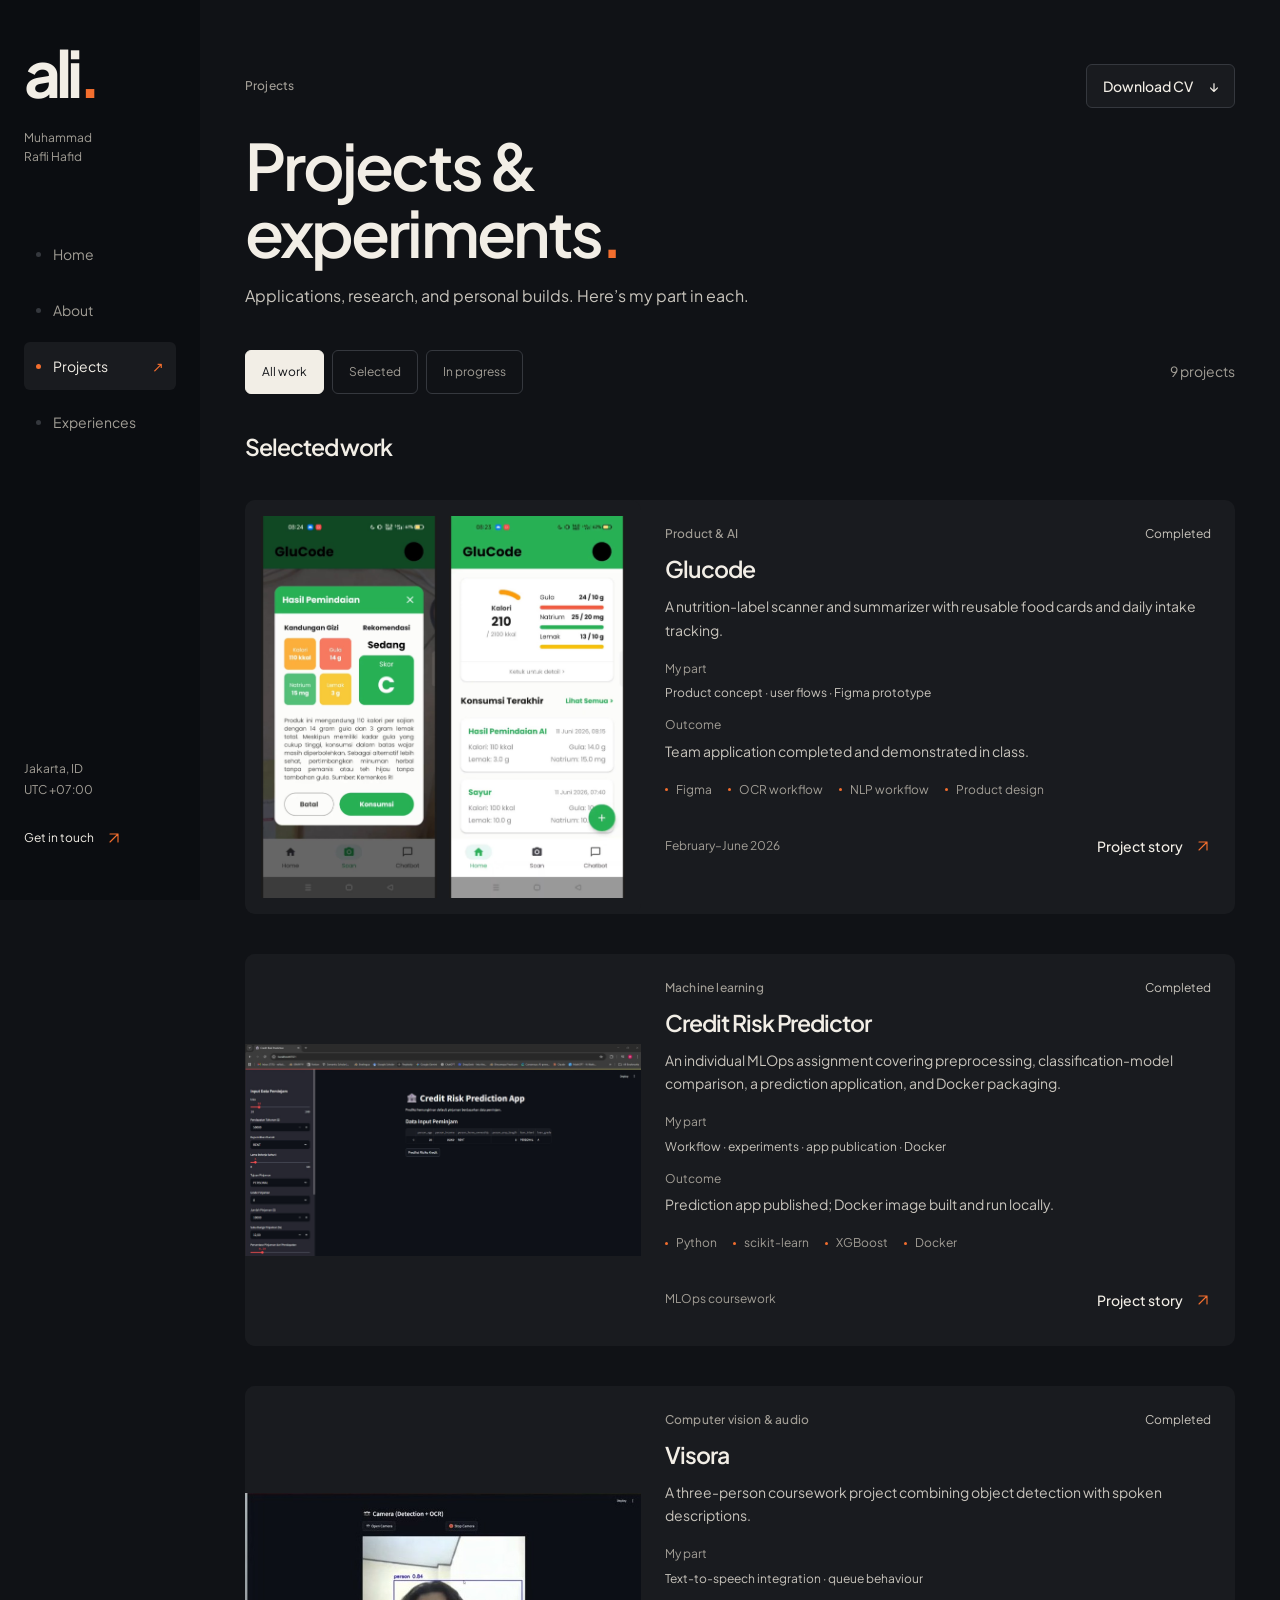
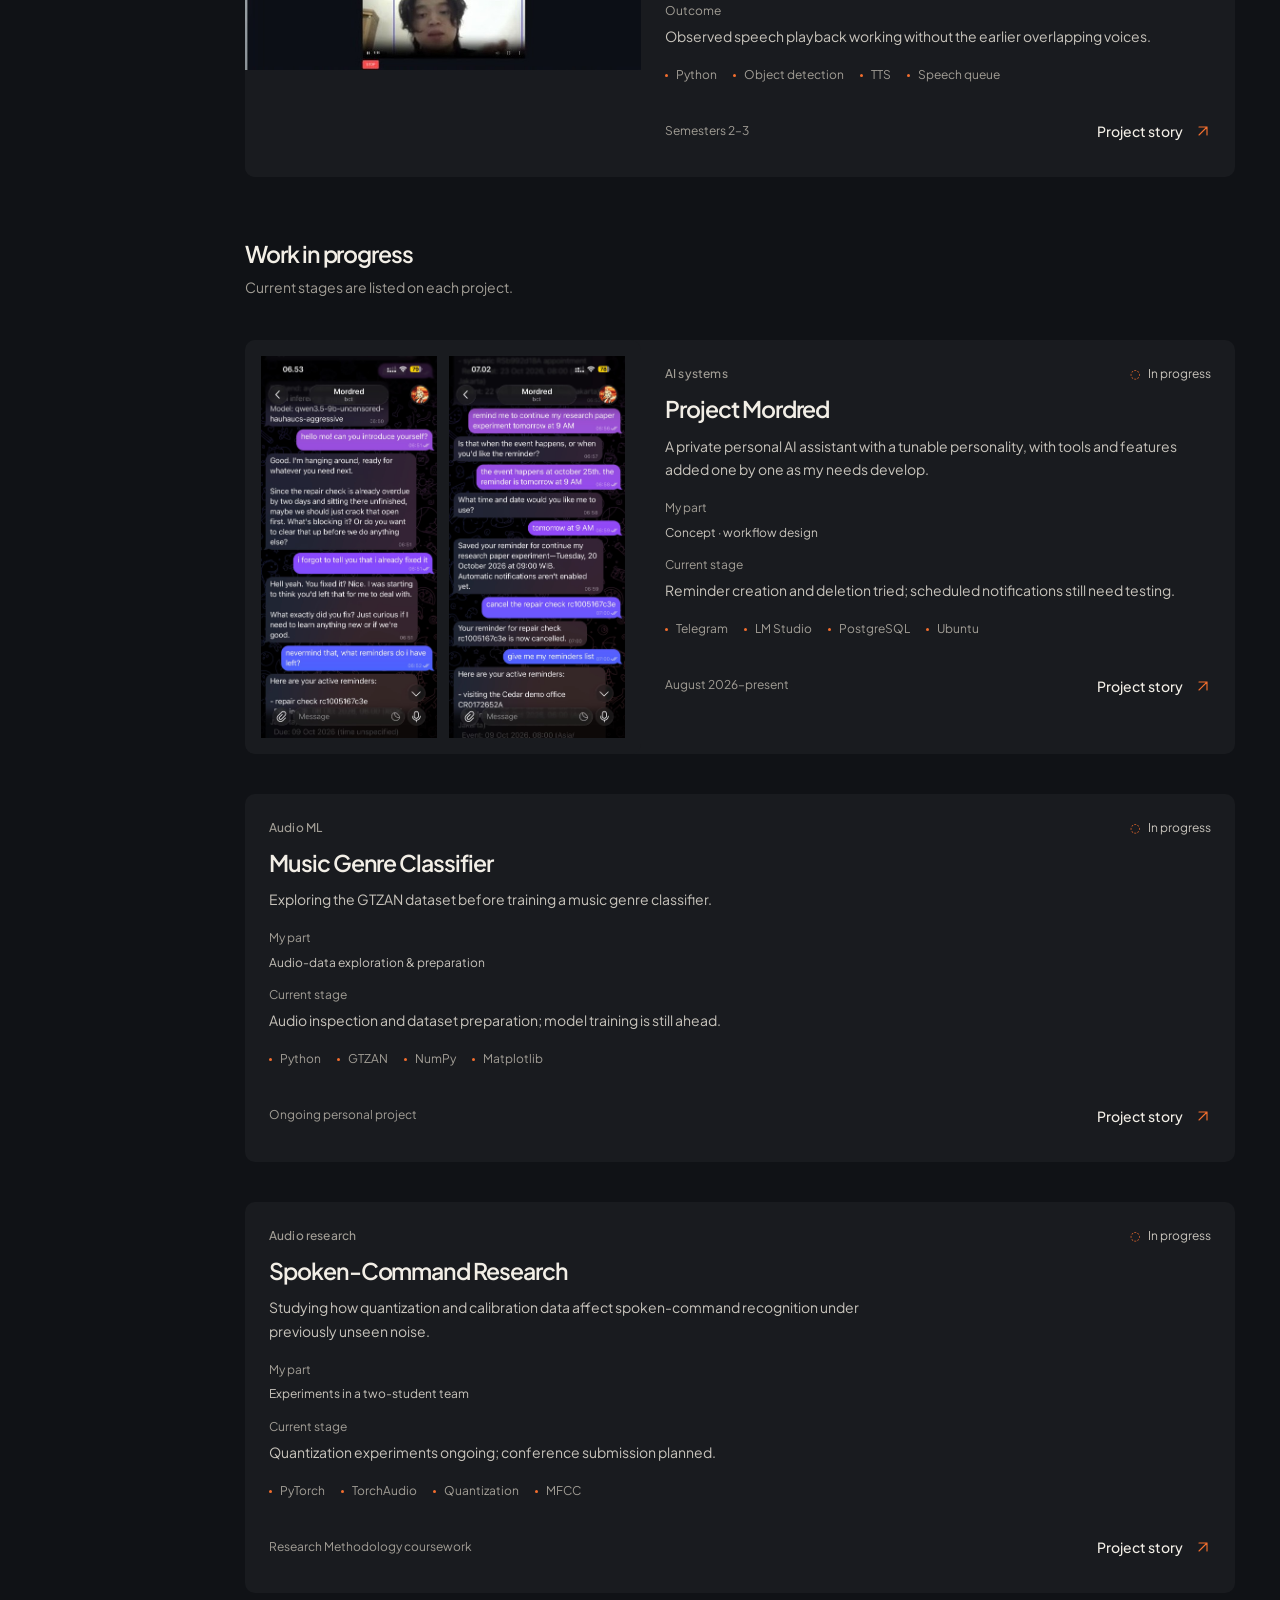
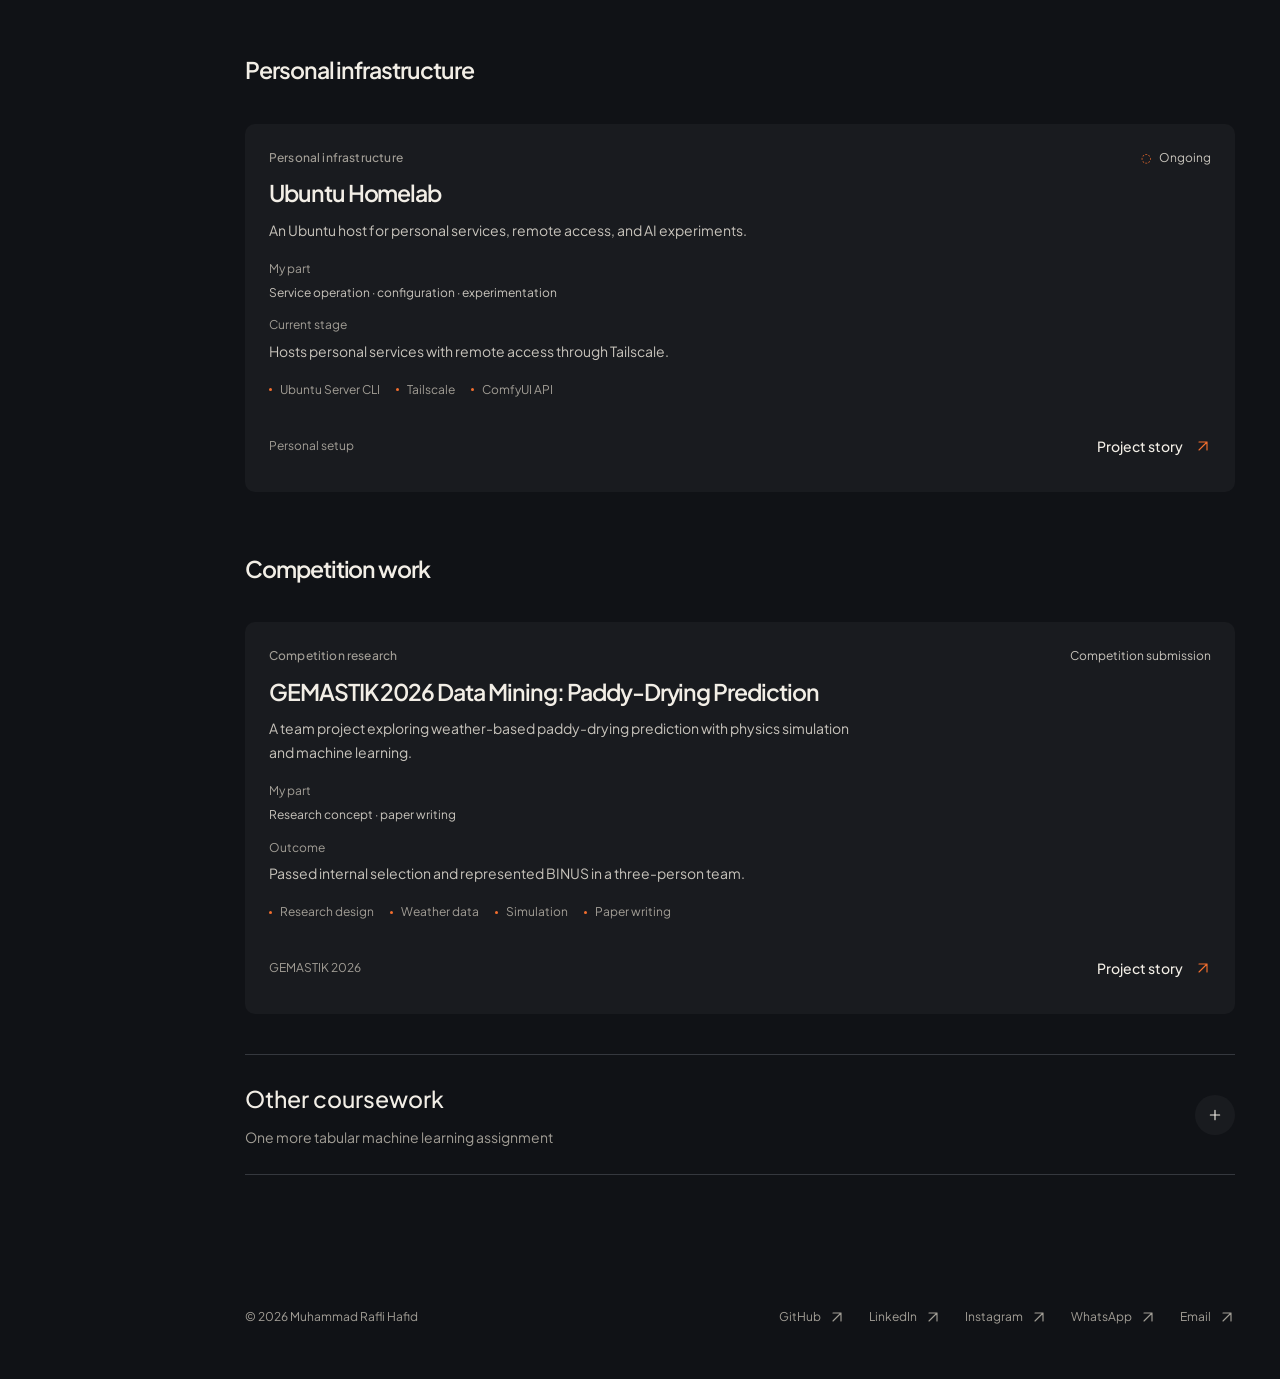
<file: projects.html>
<!doctype html>
<html lang="en" data-theme="dark">
<head><meta charset="utf-8"><meta name="viewport" content="width=device-width, initial-scale=1, viewport-fit=cover"><meta name="theme-color" content="#121316"><meta name="description" content="Muhammad Rafli Hafid — AI undergraduate at BINUS, personal projects, experiences, and music."><title>Projects — Ali / Muhammad Rafli Hafid</title><link rel="icon" href="assets/favicon.svg" type="image/svg+xml"><link rel="stylesheet" href="assets/fonts/fonts.css"><link rel="stylesheet" href="tokens.css"><link rel="stylesheet" href="assets/studio.css"><script src="assets/studio.js" type="module"></script></head>
<body data-page="projects"><a class="skip-link" href="#main">Skip to content</a>
<header class="mobile-header"><a class="mobile-brand" href="index.html">ali<span class="accent-dot">.</span></a><button class="menu-button" id="menu-toggle" type="button" aria-expanded="false" aria-controls="mobile-nav">Menu <span aria-hidden="true">+</span></button><nav id="mobile-nav" aria-label="Mobile navigation" hidden><a href="index.html" class="nav-link" ><span class="nav-mark" aria-hidden="true"></span>Home<span class="nav-arrow" aria-hidden="true">↗</span></a><a href="about.html" class="nav-link" ><span class="nav-mark" aria-hidden="true"></span>About<span class="nav-arrow" aria-hidden="true">↗</span></a><a href="projects.html" class="nav-link" aria-current=page><span class="nav-mark" aria-hidden="true"></span>Projects<span class="nav-arrow" aria-hidden="true">↗</span></a><a href="experiences.html" class="nav-link" ><span class="nav-mark" aria-hidden="true"></span>Experiences<span class="nav-arrow" aria-hidden="true">↗</span></a></nav></header>
<aside class="site-rail"><a class="wordmark" href="index.html" aria-label="Ali, home">ali<span class="accent-dot">.</span></a><p class="rail-name">Muhammad<br>Rafli Hafid</p><nav aria-label="Main navigation"><a href="index.html" class="nav-link" ><span class="nav-mark" aria-hidden="true"></span>Home<span class="nav-arrow" aria-hidden="true">↗</span></a><a href="about.html" class="nav-link" ><span class="nav-mark" aria-hidden="true"></span>About<span class="nav-arrow" aria-hidden="true">↗</span></a><a href="projects.html" class="nav-link" aria-current=page><span class="nav-mark" aria-hidden="true"></span>Projects<span class="nav-arrow" aria-hidden="true">↗</span></a><a href="experiences.html" class="nav-link" ><span class="nav-mark" aria-hidden="true"></span>Experiences<span class="nav-arrow" aria-hidden="true">↗</span></a></nav><div class="rail-bottom"><p class="rail-location">Jakarta, ID<br><span>UTC +07:00</span></p><a class="rail-email" href="mailto:rafliali337@gmail.com">Get in touch <span aria-hidden="true" class="inline-icon"><svg class="ui-icon" viewBox="0 0 24 24" aria-hidden="true"><path d="M6 18 18 6M6 6h12v12"/></svg></span></a></div></aside>
<div class="site-content"><main id="main">
<section class="page-intro shell"><div class="page-kicker"><p class="eyebrow">Projects</p><details class="cv-download"><summary class="button">Download CV <span aria-hidden="true">↓</span></summary><div class="cv-options"><a href="output/pdf/Muhammad_Rafli_Hafid_CV_English.pdf" download>English PDF ↗</a><a href="output/pdf/Muhammad_Rafli_Hafid_CV_Indonesia.pdf" download>Indonesian PDF ↗</a></div></details></div><h1>Projects &amp;<br>experiments<span class="accent-dot">.</span></h1><p class="page-lead">Applications, research, and personal builds. Here’s my part in each.</p></section><section class="shell project-browser" aria-label="Browse projects"><div class="project-toolbar"><div class="filter-group" role="group" aria-label="Project categories"><button class="filter" type="button" data-project-filter="all" aria-pressed="true">All work</button><button class="filter" type="button" data-project-filter="selected" aria-pressed="false">Selected</button><button class="filter" type="button" data-project-filter="progress" aria-pressed="false">In progress</button></div><p class="results-count small muted" id="project-count" aria-live="polite">9 projects</p></div><section class="project-group" data-project-group="selected"><div class="group-heading"><h2>Selected work</h2></div><article class="project-row  " data-project-category="selected"><a class="row-image" href="projects.html?project=glucode" data-project="glucode" aria-label="View Glucode"><figure class="media "><div class="preview-strip"><img src="assets/photos/glucode-demo.jpeg" alt="Glucode nutrition scan and summary." width="738" height="1600" loading="lazy"><img src="assets/photos/glucode-demo3.jpeg" alt="Glucode daily intake dashboard." width="738" height="1600" loading="lazy"></div><figcaption>Glucode nutrition scan and summary.</figcaption></figure></a><div class="row-copy"><div class="row-meta"><span class="meta">Product &amp; AI</span><span class="status ">Completed</span></div><h3><a href="projects.html?project=glucode" data-project="glucode">Glucode</a></h3><p>A nutrition-label scanner and summarizer with reusable food cards and daily intake tracking.</p><p class="project-role"><span>My part</span> Product concept · user flows · Figma prototype</p><p class="project-outcome"><span>Outcome</span> Team application completed and demonstrated in class.</p><ul class="project-tools" aria-label="Tools and topics"><li>Figma</li><li>OCR workflow</li><li>NLP workflow</li><li>Product design</li></ul><div class="row-bottom"><span class="small muted">February–June 2026</span><a class="text-link" href="projects.html?project=glucode" data-project="glucode">Project story <span aria-hidden="true" class="inline-icon"><svg class="ui-icon" viewBox="0 0 24 24" aria-hidden="true"><path d="M6 18 18 6M6 6h12v12"/></svg></span></a></div></div></article><article class="project-row  " data-project-category="selected"><a class="row-image" href="projects.html?project=credit" data-project="credit" aria-label="View Credit Risk Predictor"><figure class="media "><img src="assets/photos/credit_risk_predictionapp-streamlit.jpeg" alt="Credit Risk Predictor application." width="1600" height="855" loading="lazy"><figcaption>Credit Risk Predictor application.</figcaption></figure></a><div class="row-copy"><div class="row-meta"><span class="meta">Machine learning</span><span class="status ">Completed</span></div><h3><a href="projects.html?project=credit" data-project="credit">Credit Risk Predictor</a></h3><p>An individual MLOps assignment covering preprocessing, classification-model comparison, a prediction application, and Docker packaging.</p><p class="project-role"><span>My part</span> Workflow · experiments · app publication · Docker</p><p class="project-outcome"><span>Outcome</span> Prediction app published; Docker image built and run locally.</p><ul class="project-tools" aria-label="Tools and topics"><li>Python</li><li>scikit-learn</li><li>XGBoost</li><li>Docker</li></ul><div class="row-bottom"><span class="small muted">MLOps coursework</span><a class="text-link" href="projects.html?project=credit" data-project="credit">Project story <span aria-hidden="true" class="inline-icon"><svg class="ui-icon" viewBox="0 0 24 24" aria-hidden="true"><path d="M6 18 18 6M6 6h12v12"/></svg></span></a></div></div></article><article class="project-row  " data-project-category="selected"><a class="row-image" href="projects.html?project=visora" data-project="visora" aria-label="View Visora"><figure class="media "><img src="assets/photos/visora-demo.jpeg" alt="Visora camera and object-detection view." width="659" height="294" loading="lazy"><figcaption>Visora camera and object-detection view.</figcaption></figure></a><div class="row-copy"><div class="row-meta"><span class="meta">Computer vision &amp; audio</span><span class="status ">Completed</span></div><h3><a href="projects.html?project=visora" data-project="visora">Visora</a></h3><p>A three-person coursework project combining object detection with spoken descriptions.</p><p class="project-role"><span>My part</span> Text-to-speech integration · queue behaviour</p><p class="project-outcome"><span>Outcome</span> Observed speech playback working without the earlier overlapping voices.</p><ul class="project-tools" aria-label="Tools and topics"><li>Python</li><li>Object detection</li><li>TTS</li><li>Speech queue</li></ul><div class="row-bottom"><span class="small muted">Semesters 2–3</span><a class="text-link" href="projects.html?project=visora" data-project="visora">Project story <span aria-hidden="true" class="inline-icon"><svg class="ui-icon" viewBox="0 0 24 24" aria-hidden="true"><path d="M6 18 18 6M6 6h12v12"/></svg></span></a></div></div></article></section><section class="project-group" data-project-group="progress"><div class="group-heading"><h2>Work in progress</h2><p>Current stages are listed on each project.</p></div><article class="project-row  " data-project-category="progress"><a class="row-image" href="projects.html?project=mordred" data-project="mordred" aria-label="View Project Mordred"><figure class="media "><div class="preview-strip"><img src="assets/photos/mordred-demo.jpeg" alt="A conversation with Mordred." width="738" height="1600" loading="lazy"><img src="assets/photos/mordred-demo2.jpeg" alt="Creating and managing reminders in Telegram." width="738" height="1600" loading="lazy"></div><figcaption>A conversation with Mordred.</figcaption></figure></a><div class="row-copy"><div class="row-meta"><span class="meta">AI systems</span><span class="status status-progress">In progress</span></div><h3><a href="projects.html?project=mordred" data-project="mordred">Project Mordred</a></h3><p>A private personal AI assistant with a tunable personality, with tools and features added one by one as my needs develop.</p><p class="project-role"><span>My part</span> Concept · workflow design</p><p class="project-outcome"><span>Current stage</span> Reminder creation and deletion tried; scheduled notifications still need testing.</p><ul class="project-tools" aria-label="Tools and topics"><li>Telegram</li><li>LM Studio</li><li>PostgreSQL</li><li>Ubuntu</li></ul><div class="row-bottom"><span class="small muted">August 2026–present</span><a class="text-link" href="projects.html?project=mordred" data-project="mordred">Project story <span aria-hidden="true" class="inline-icon"><svg class="ui-icon" viewBox="0 0 24 24" aria-hidden="true"><path d="M6 18 18 6M6 6h12v12"/></svg></span></a></div></div></article><article class="project-row no-media " data-project-category="progress"><div class="row-copy"><div class="row-meta"><span class="meta">Audio ML</span><span class="status status-progress">In progress</span></div><h3><a href="projects.html?project=music" data-project="music">Music Genre Classifier</a></h3><p>Exploring the GTZAN dataset before training a music genre classifier.</p><p class="project-role"><span>My part</span> Audio-data exploration &amp; preparation</p><p class="project-outcome"><span>Current stage</span> Audio inspection and dataset preparation; model training is still ahead.</p><ul class="project-tools" aria-label="Tools and topics"><li>Python</li><li>GTZAN</li><li>NumPy</li><li>Matplotlib</li></ul><div class="row-bottom"><span class="small muted">Ongoing personal project</span><a class="text-link" href="projects.html?project=music" data-project="music">Project story <span aria-hidden="true" class="inline-icon"><svg class="ui-icon" viewBox="0 0 24 24" aria-hidden="true"><path d="M6 18 18 6M6 6h12v12"/></svg></span></a></div></div></article><article class="project-row no-media " data-project-category="progress"><div class="row-copy"><div class="row-meta"><span class="meta">Audio research</span><span class="status status-progress">In progress</span></div><h3><a href="projects.html?project=research" data-project="research">Spoken-Command Research</a></h3><p>Studying how quantization and calibration data affect spoken-command recognition under previously unseen noise.</p><p class="project-role"><span>My part</span> Experiments in a two-student team</p><p class="project-outcome"><span>Current stage</span> Quantization experiments ongoing; conference submission planned.</p><ul class="project-tools" aria-label="Tools and topics"><li>PyTorch</li><li>TorchAudio</li><li>Quantization</li><li>MFCC</li></ul><div class="row-bottom"><span class="small muted">Research Methodology coursework</span><a class="text-link" href="projects.html?project=research" data-project="research">Project story <span aria-hidden="true" class="inline-icon"><svg class="ui-icon" viewBox="0 0 24 24" aria-hidden="true"><path d="M6 18 18 6M6 6h12v12"/></svg></span></a></div></div></article></section><section class="project-group" data-project-group="personal"><div class="group-heading"><h2>Personal infrastructure</h2></div><article class="project-row no-media " data-project-category="personal"><div class="row-copy"><div class="row-meta"><span class="meta">Personal infrastructure</span><span class="status status-progress">Ongoing</span></div><h3><a href="projects.html?project=homelab" data-project="homelab">Ubuntu Homelab</a></h3><p>An Ubuntu host for personal services, remote access, and AI experiments.</p><p class="project-role"><span>My part</span> Service operation · configuration · experimentation</p><p class="project-outcome"><span>Current stage</span> Hosts personal services with remote access through Tailscale.</p><ul class="project-tools" aria-label="Tools and topics"><li>Ubuntu Server CLI</li><li>Tailscale</li><li>ComfyUI API</li></ul><div class="row-bottom"><span class="small muted">Personal setup</span><a class="text-link" href="projects.html?project=homelab" data-project="homelab">Project story <span aria-hidden="true" class="inline-icon"><svg class="ui-icon" viewBox="0 0 24 24" aria-hidden="true"><path d="M6 18 18 6M6 6h12v12"/></svg></span></a></div></div></article></section><section class="project-group" data-project-group="competition"><div class="group-heading"><h2>Competition work</h2></div><article class="project-row no-media " data-project-category="competition"><div class="row-copy"><div class="row-meta"><span class="meta">Competition research</span><span class="status ">Competition submission</span></div><h3><a href="projects.html?project=gemastik" data-project="gemastik">GEMASTIK 2026 Data Mining: Paddy-Drying Prediction</a></h3><p>A team project exploring weather-based paddy-drying prediction with physics simulation and machine learning.</p><p class="project-role"><span>My part</span> Research concept · paper writing</p><p class="project-outcome"><span>Outcome</span> Passed internal selection and represented BINUS in a three-person team.</p><ul class="project-tools" aria-label="Tools and topics"><li>Research design</li><li>Weather data</li><li>Simulation</li><li>Paper writing</li></ul><div class="row-bottom"><span class="small muted">GEMASTIK 2026</span><a class="text-link" href="projects.html?project=gemastik" data-project="gemastik">Project story <span aria-hidden="true" class="inline-icon"><svg class="ui-icon" viewBox="0 0 24 24" aria-hidden="true"><path d="M6 18 18 6M6 6h12v12"/></svg></span></a></div></div></article></section><section class="project-group coursework-group" data-project-group="coursework"><details class="coursework-archive"><summary><span><strong>Other coursework</strong><small>One more tabular machine learning assignment</small></span><span class="disclosure-mark" aria-hidden="true"><svg class="ui-icon" viewBox="0 0 24 24" aria-hidden="true"><path d="M12 5v14M5 12h14"/></svg></span></summary><article class="project-row no-media compact-project" data-project-category="coursework"><div class="row-copy"><div class="row-meta"><span class="meta">Machine learning</span><span class="status ">Completed</span></div><h3><a href="projects.html?project=loan" data-project="loan">Loan Approval MLOps</a></h3><p>A separate individual coursework assignment comparing loan-approval classifiers and packaging a prediction application.</p><p class="project-role"><span>My part</span> Workflow · notebooks · publication · Docker</p><p class="project-outcome"><span>Outcome</span> Coursework app and model artifacts completed, with documented deployment.</p><ul class="project-tools" aria-label="Tools and topics"><li>Python</li><li>scikit-learn</li><li>XGBoost</li><li>Docker</li></ul><div class="row-bottom"><span class="small muted">MLOps coursework</span><a class="text-link" href="projects.html?project=loan" data-project="loan">Project story <span aria-hidden="true" class="inline-icon"><svg class="ui-icon" viewBox="0 0 24 24" aria-hidden="true"><path d="M6 18 18 6M6 6h12v12"/></svg></span></a></div></div></article></details></section></section>
</main><footer class="site-footer shell"><p>© 2026 Muhammad Rafli Hafid</p><div><a href="https://github.com/AliRafli69" target="_blank" rel="noopener noreferrer">GitHub <span aria-hidden="true" class="inline-icon"><svg class="ui-icon" viewBox="0 0 24 24" aria-hidden="true"><path d="M6 18 18 6M6 6h12v12"/></svg></span></a><a href="https://www.linkedin.com/in/muhammad-rafli-hafid-61b363326/" target="_blank" rel="noopener noreferrer">LinkedIn <span aria-hidden="true" class="inline-icon"><svg class="ui-icon" viewBox="0 0 24 24" aria-hidden="true"><path d="M6 18 18 6M6 6h12v12"/></svg></span></a><a href="https://www.instagram.com/ali.rofl_/" target="_blank" rel="noopener noreferrer">Instagram <span aria-hidden="true" class="inline-icon"><svg class="ui-icon" viewBox="0 0 24 24" aria-hidden="true"><path d="M6 18 18 6M6 6h12v12"/></svg></span></a><a href="https://wa.me/6282384518081" target="_blank" rel="noopener noreferrer">WhatsApp <span aria-hidden="true" class="inline-icon"><svg class="ui-icon" viewBox="0 0 24 24" aria-hidden="true"><path d="M6 18 18 6M6 6h12v12"/></svg></span></a><a href="mailto:rafliali337@gmail.com">Email <span aria-hidden="true" class="inline-icon"><svg class="ui-icon" viewBox="0 0 24 24" aria-hidden="true"><path d="M6 18 18 6M6 6h12v12"/></svg></span></a></div></footer></div>
<dialog id="detail-dialog" aria-labelledby="detail-title"><div class="dialog-top"><span class="meta" id="dialog-label">Project notes</span><button class="close-button" type="button" id="detail-close" aria-label="Close details"><svg class="ui-icon" viewBox="0 0 24 24" aria-hidden="true"><path d="m6 6 12 12M18 6 6 18"/></svg></button></div><div id="detail-content"></div></dialog><div class="sr-only" id="global-status" role="status" aria-live="polite"></div>
</body></html>
</file>
<file: assets/fonts/fonts.css>
@font-face {
  font-family: 'JetBrains Mono';
  font-style: normal;
  font-weight: 400;
  font-display: swap;
  src: url(jetbrains-mono-1.woff2) format('woff2');
  unicode-range: U+0000-00FF, U+0131, U+0152-0153, U+02BB-02BC, U+02C6, U+02DA, U+02DC, U+0304, U+0308, U+0329, U+2000-206F, U+20AC, U+2122, U+2191, U+2193, U+2212, U+2215, U+FEFF, U+FFFD;
}
@font-face {
  font-family: 'JetBrains Mono';
  font-style: normal;
  font-weight: 500;
  font-display: swap;
  src: url(jetbrains-mono-1.woff2) format('woff2');
  unicode-range: U+0000-00FF, U+0131, U+0152-0153, U+02BB-02BC, U+02C6, U+02DA, U+02DC, U+0304, U+0308, U+0329, U+2000-206F, U+20AC, U+2122, U+2191, U+2193, U+2212, U+2215, U+FEFF, U+FFFD;
}
@font-face {
  font-family: 'Plus Jakarta Sans';
  font-style: normal;
  font-weight: 400;
  font-display: swap;
  src: url(plus-jakarta-2.woff2) format('woff2');
  unicode-range: U+0000-00FF, U+0131, U+0152-0153, U+02BB-02BC, U+02C6, U+02DA, U+02DC, U+0304, U+0308, U+0329, U+2000-206F, U+20AC, U+2122, U+2191, U+2193, U+2212, U+2215, U+FEFF, U+FFFD;
}
@font-face {
  font-family: 'Plus Jakarta Sans';
  font-style: normal;
  font-weight: 500;
  font-display: swap;
  src: url(plus-jakarta-2.woff2) format('woff2');
  unicode-range: U+0000-00FF, U+0131, U+0152-0153, U+02BB-02BC, U+02C6, U+02DA, U+02DC, U+0304, U+0308, U+0329, U+2000-206F, U+20AC, U+2122, U+2191, U+2193, U+2212, U+2215, U+FEFF, U+FFFD;
}
@font-face {
  font-family: 'Plus Jakarta Sans';
  font-style: normal;
  font-weight: 600;
  font-display: swap;
  src: url(plus-jakarta-2.woff2) format('woff2');
  unicode-range: U+0000-00FF, U+0131, U+0152-0153, U+02BB-02BC, U+02C6, U+02DA, U+02DC, U+0304, U+0308, U+0329, U+2000-206F, U+20AC, U+2122, U+2191, U+2193, U+2212, U+2215, U+FEFF, U+FFFD;
}
@font-face {
  font-family: 'Plus Jakarta Sans';
  font-style: normal;
  font-weight: 700;
  font-display: swap;
  src: url(plus-jakarta-2.woff2) format('woff2');
  unicode-range: U+0000-00FF, U+0131, U+0152-0153, U+02BB-02BC, U+02C6, U+02DA, U+02DC, U+0304, U+0308, U+0329, U+2000-206F, U+20AC, U+2122, U+2191, U+2193, U+2212, U+2215, U+FEFF, U+FFFD;
}
</file>
<file: tokens.css>
/* Hallmark · macrostructure: Split Studio · tone: personal recording studio
 * genre: atmospheric · theme: custom · anchor hue: orange 43deg
 * axes: dark / rounded-sans / warm · nav: N3 side rail · footer: Ft2 inline
 * Hallmark · pre-emit critique: P4 H4 E4 S5 R4 V5
 */
:root {
 color-scheme: dark;
 --color-paper: oklch(18% .009 265);
 --color-rail: oklch(16% .009 265);
 --color-panel: oklch(22% .009 265);
 --color-raised: oklch(27% .011 265);
 --color-ink: oklch(95% .012 85);
 --color-ink-2: oklch(82% .012 85);
 --color-muted: oklch(70% .012 85);
 --color-rule: oklch(34% .012 265);
 --color-rule-strong: oklch(48% .012 265);
 --color-accent: oklch(69% .18 43);
 --color-accent-hover: oklch(75% .15 43);
 --color-accent-ink: oklch(17% .012 43);
 --color-focus: oklch(79% .15 60);
 --color-strings: oklch(68% .014 85);
 --color-error: oklch(78% .12 30);
 --color-transparent: oklch(18% .009 265 / 0);
 --color-shadow: oklch(10% .009 265 / .4);
 --color-backdrop: oklch(10% .009 265 / .85);
 --font-display: 'Plus Jakarta Sans', sans-serif;
 --font-body: 'Plus Jakarta Sans', sans-serif;
 --font-label: 'JetBrains Mono', monospace;
 --space-2xs: .25rem;
 --space-xs: .5rem;
 --space-sm: .75rem;
 --space-md: 1rem;
 --space-lg: 1.5rem;
 --space-xl: 2.5rem;
 --space-2xl: 4rem;
 --space-3xl: 6rem;
 --space-4xl: 8rem;
 --text-label: .75rem;
 --text-small: .875rem;
 --text-body: 1rem;
 --text-lead: 1.5rem;
 --text-subheading: clamp(1.25rem,1.8vw,1.5rem);
 --text-heading: clamp(1.75rem,3vw,2.75rem);
 --text-display: clamp(2.5rem,5vw,4.75rem);
 --text-home: clamp(3.75rem,10vw,5.5rem);
 --page-max: 1320px;
 --page-gutter: clamp(1.25rem,3.5vw,3.5rem);
 --rail-width: 200px;
 --mobile-nav-height: 76px;
 --radius-small: 6px;
 --radius-media: 10px;
 --radius-round: 999px;
 --duration: 180ms;
 --ease: cubic-bezier(.2,.65,.3,1);
 --z-nav: 100;
 --z-dropdown: 120;
 --z-dialog-bar: 10;
 --z-skip: 500;
}
</file>
<file: assets/studio.css>
/* Hallmark · macrostructure: Split Studio · genre: atmospheric · theme: custom
 * tone: personal recording studio · anchor hue: orange 43deg
 * paper: oklch(18% .009 265) · accent: oklch(69% .18 43)
 * display/body: Plus Jakarta Sans · labels: JetBrains Mono
 * nav: N3 side rail, readable horizontal labels · footer: Ft2 inline
 * H2 knobs: ratio=6/6, proof=portrait, divider=negative-space
 * motion: interaction fade · physical string pluck
 * audience: creative peers and recruiters · use: explore work and personality
 * Hallmark · pre-emit critique: P4 H4 E4 S5 R4 V5
 * Review: contrast pass (40–41) · mobile pass (34,49–57)
 */
* { box-sizing: border-box; }
html, body { overflow-x: clip; }
html { scroll-behavior: smooth; scroll-padding-top: calc(var(--mobile-nav-height) + var(--space-md)); }
body { margin: 0; background: var(--color-paper); color: var(--color-ink); font: 400 var(--text-body)/1.7 var(--font-body); }
button, input, summary { font: inherit; color: inherit; }
button, summary { cursor: pointer; }
button, a, summary, input { -webkit-tap-highlight-color: var(--color-transparent); }
a { color: inherit; text-underline-offset: 2px; }
button, summary, .button, .text-link, .nav-link { touch-action: manipulation; }
a:active, button:active, summary:active { opacity: .76; }
button:disabled, [aria-disabled=true] { opacity: .55; cursor: not-allowed; }
:focus-visible { outline: 2px solid var(--color-focus); outline-offset: 4px; }
[hidden] { display: none !important; }
p, h1, h2, h3, figure, dl, dd { margin: 0; }
h1, h2, h3 { font-family: var(--font-display); font-weight: 600; font-style: normal; letter-spacing: -.045em; line-height: 1.15; min-width: 0; overflow-wrap: anywhere; }
h1 { font-size: var(--text-display); }
h2 { font-size: var(--text-heading); }
h3 { font-size: var(--text-subheading); }
img { display: block; width: 100%; height: auto; }
svg { display: block; }
::selection { background: var(--color-accent); color: var(--color-accent-ink); }
.shell { width: 100%; max-width: var(--page-max); margin-inline: auto; padding-inline: var(--page-gutter); }
.section { padding-block: var(--space-3xl); }
.muted { color: var(--color-muted); }
.small { font-size: var(--text-small); }
.meta, .eyebrow { font-size: var(--text-label); font-weight: 500; color: var(--color-muted); letter-spacing: .015em; }
.eyebrow { margin-block-end: var(--space-lg); }
.accent-dot { color: var(--color-accent); }
.prose { max-width: 65ch; }
.prose p { color: var(--color-ink-2); }
.prose p+p { margin-block-start: var(--space-lg); }
.prose h2 { margin-block-end: var(--space-xl); }
.skip-link { position: fixed; top: -100px; left: var(--space-md); z-index: var(--z-skip); background: var(--color-ink); color: var(--color-paper); padding: var(--space-sm) var(--space-md); }
.skip-link:focus { top: var(--space-md); }
.sr-only { position: absolute; width: 1px; height: 1px; overflow: clip; clip-path: inset(50%); margin: -1px; padding: 0; white-space: nowrap; border: 0; }
.site-rail { display: none; }
.site-content { min-width: 0; }
.mobile-header { position: sticky; top: 0; z-index: var(--z-nav); min-height: var(--mobile-nav-height); padding: var(--space-md) var(--page-gutter); display: flex; align-items: center; justify-content: space-between; gap: var(--space-lg); flex-wrap: wrap; background: var(--color-paper); }
.mobile-brand, .wordmark { text-decoration: none; font-weight: 700; letter-spacing: -.08em; line-height: 1; }
.mobile-brand { font-size: 32px; }
.menu-button { min-height: 44px; display: inline-flex; align-items: center; gap: var(--space-lg); background: var(--color-panel); border: 1px solid var(--color-rule); border-radius: var(--radius-small); padding: var(--space-sm) var(--space-md); font-size: var(--text-small); line-height: 1; }
.menu-button:hover { background: var(--color-raised); }
#mobile-nav { width: 100%; padding-block: var(--space-md); display: grid; gap: var(--space-xs); }
.nav-link { min-height: 48px; display: flex; align-items: center; gap: var(--space-sm); text-decoration: none; font-size: var(--text-small); line-height: 1; white-space: nowrap; color: var(--color-muted); padding: var(--space-md) var(--space-sm); border-radius: var(--radius-small); }
.nav-link:hover { color: var(--color-ink); }
.nav-link[aria-current=page] { color: var(--color-ink); background: var(--color-panel); }
.nav-mark { width: 5px; height: 5px; background: var(--color-rule); border-radius: var(--radius-round); flex-shrink: 0; }
.nav-link[aria-current=page] .nav-mark { background: var(--color-accent); }
.nav-arrow { margin-inline-start: auto; opacity: 0; }
.nav-link[aria-current=page] .nav-arrow { opacity: 1; color: var(--color-accent); }
.button { display: inline-flex; align-items: center; justify-content: center; gap: var(--space-md); min-height: 48px; border-radius: var(--radius-small); border: 1px solid var(--color-rule); background: var(--color-panel); color: var(--color-ink); padding: var(--space-md) var(--space-lg); text-decoration: none; font-size: var(--text-small); font-weight: 500; line-height: 1; white-space: nowrap; transition: background-color var(--duration) var(--ease); }
.button:hover { background: var(--color-raised); }
.button-primary { color: var(--color-accent-ink); background: var(--color-accent); border-color: var(--color-accent); }
.button-primary:hover { background: var(--color-accent-hover); border-color: var(--color-accent-hover); }
.text-link { display: inline-flex; align-items: center; gap: var(--space-sm); min-height: 44px; font-size: var(--text-small); font-weight: 500; line-height: 1; white-space: nowrap; border: 0; padding: var(--space-xs) 0; background: none; text-decoration: none; color: var(--color-ink); }
.text-link:hover { color: var(--color-accent); }
.text-link>span:last-child { color: var(--color-accent); }
.actions { display: flex; align-items: center; gap: var(--space-sm); flex-wrap: wrap; }
.cv-download { position: relative; }
.cv-download summary { list-style: none; }
.cv-download summary::-webkit-details-marker { display: none; }
.cv-options { position: absolute; inset-inline-start: 0; top: calc(100% + var(--space-xs)); z-index: var(--z-dropdown); padding: var(--space-xs); border: 1px solid var(--color-rule); background: var(--color-panel); border-radius: var(--radius-small); width: 194px; box-shadow: 0 12px 24px var(--color-shadow); }
.cv-options a { display: flex; align-items: center; min-height: 44px; padding: var(--space-xs) var(--space-sm); text-decoration: none; font-size: var(--text-small); white-space: nowrap; }
.cv-options a:hover { background: var(--color-raised); }
.home-hero { display: grid; gap: var(--space-xl); padding-block: var(--space-xl) var(--space-3xl); }
.hero-copy h1 { font-size: var(--text-home); line-height: 1; margin-block-end: var(--space-lg); }
.hero-lead { font-size: var(--text-lead); color: var(--color-ink); line-height: 1.4; letter-spacing: -.025em; margin-block-end: var(--space-lg); }
.hero-copy>p:not(.hero-lead):not(.eyebrow):not(.availability) { color: var(--color-ink-2); max-width: 58ch; font-size: var(--text-small); }
.hero-copy>p+p:not(.hero-lead) { margin-block-start: var(--space-md); }
.hero-copy .actions { margin-block-start: var(--space-xl); }
.availability { display: flex; align-items: center; gap: var(--space-xs); flex-wrap: wrap; font-size: var(--text-label); color: var(--color-muted); margin-block-start: var(--space-lg); }
.status-dot { width: 5px; height: 5px; border-radius: var(--radius-round); background: var(--color-accent); flex-shrink: 0; }
.media { min-width: 0; }
.media img { aspect-ratio: 1200/760; object-fit: cover; background: var(--color-panel); border-radius: var(--radius-media); }
.media.portrait img { aspect-ratio: 4/5; }
.media figcaption { font-size: var(--text-label); color: var(--color-muted); padding-block-start: var(--space-sm); line-height: 1.5; }
.hero-portrait { min-width: 0; max-width: 500px; }
.hero-portrait img { max-height: 490px; object-fit: cover; }
.hero-portrait .media figcaption { display: none; }
.portrait-foot { display: flex; align-items: center; justify-content: space-between; gap: var(--space-sm); margin-block-start: var(--space-sm); flex-wrap: wrap; }
.portrait-foot>span { font-size: var(--text-label); color: var(--color-muted); }
.portrait-foot .text-link { font-size: var(--text-label); }
.section-head { display: flex; align-items: start; flex-direction: column; justify-content: space-between; gap: var(--space-lg); margin-block-end: var(--space-xl); }
.section-head p { color: var(--color-muted); margin-block-start: var(--space-sm); max-width: 55ch; font-size: var(--text-small); }
.home-work { display: grid; gap: var(--space-2xl); }
.home-work-pair { display: grid; grid-template-columns: minmax(0,1fr); gap: var(--space-xl); }
.project-feature { min-width: 0; }
.project-image, .row-image { display: block; position: relative; text-decoration: none; border-radius: var(--radius-media); }
.project-image figcaption, .row-image figcaption { display: none; }
.project-image .media img { aspect-ratio: 16/10; }
.project-image:hover .image-zoom, .image-open:hover .image-zoom { background: var(--color-accent); color: var(--color-accent-ink); }
.image-zoom { position: absolute; right: var(--space-md); bottom: var(--space-md); display: grid; place-items: center; width: 40px; height: 40px; border-radius: var(--radius-round); background: var(--color-paper); color: var(--color-ink); font-size: 20px; transition: background-color var(--duration) var(--ease); }
.project-caption { display: flex; align-items: start; justify-content: space-between; gap: var(--space-md); flex-wrap: wrap; padding-block-start: var(--space-lg); }
.project-caption h3 { margin-block-start: var(--space-xs); }
.project-caption h3 a, .row-copy h3 a { text-decoration: none; white-space: normal; }
.project-caption h3 a:hover, .row-copy h3 a:hover { color: var(--color-accent); }
.project-caption p { color: var(--color-ink-2); font-size: var(--text-small); margin-block-start: var(--space-xs); max-width: 55ch; }
.project-caption .meta { font-size: var(--text-label); }
.project-caption .meta span { margin-inline: var(--space-xs); color: var(--color-rule); }
.home-note { display: grid; gap: var(--space-xl); padding-block: var(--space-2xl); background: var(--color-panel); }
.home-note p { color: var(--color-ink-2); margin-block: var(--space-lg) var(--space-sm); max-width: 50ch; font-size: var(--text-small); }
.string-preview { align-self: center; display: grid; grid-template-columns: 20px minmax(0,1fr); gap: var(--space-lg) var(--space-md); padding: var(--space-lg); }
.string-preview span { font: 400 var(--text-label)/1 var(--font-label); color: var(--color-muted); }
.string-preview i { height: 1px; background: var(--color-rule-strong); align-self: center; }
.string-preview i:nth-of-type(2) { height: 2px; }.string-preview i:nth-of-type(3) { height: 3px; }.string-preview i:nth-of-type(4) { height: 4px; }.string-preview i:nth-of-type(5) { height: 5px; }
.contact { display: grid; gap: var(--space-xl); padding-block: var(--space-3xl); }
.contact>div>p:first-child { color: var(--color-ink-2); max-width: 55ch; }
.contact-email { display: flex; align-items: center; gap: var(--space-xs); width: fit-content; min-height: 44px; text-decoration: none; font-size: var(--text-small); margin-block-start: var(--space-md); overflow-wrap: anywhere; }
.contact-email>span { color: var(--color-accent); }
.copy-email { color: var(--color-muted); }
.feedback { min-height: 1.7em; font-size: var(--text-label); color: var(--color-muted); }
.site-footer { padding-block: var(--space-lg) var(--space-xl); display: flex; align-items: center; justify-content: space-between; gap: var(--space-md); flex-wrap: wrap; font-size: var(--text-label); color: var(--color-muted); }
.site-footer>div { display: flex; align-items: center; gap: var(--space-lg); flex-wrap: wrap; }
.site-footer a { min-height: 44px; display: inline-flex; align-items: center; gap: var(--space-xs); text-decoration: none; white-space: nowrap; line-height: 1; }
.site-footer a:hover { color: var(--color-ink); }
.page-intro { padding-block: var(--space-xl) var(--space-3xl); }
.page-intro h1 { line-height: 1.05; max-width: 21ch; }
.page-lead { color: var(--color-ink-2); margin-block-start: var(--space-lg); max-width: 60ch; font-size: var(--text-body); }
.split { display: grid; grid-template-columns: minmax(0,1fr); gap: var(--space-xl); }
.about-intro { padding-block-end: var(--space-xl); }
.interest-list { display: flex; align-items: center; flex-wrap: wrap; gap: var(--space-sm); margin-block-start: var(--space-xl); }
.interest-list span { background: var(--color-panel); padding: var(--space-xs) var(--space-sm); border-radius: var(--radius-small); font-size: var(--text-label); color: var(--color-ink-2); }
.education { background: var(--color-panel); border-radius: var(--radius-media); padding: var(--space-lg); }
.education>h2 { font-size: var(--text-subheading); margin-block-end: var(--space-md); }
.education>p { color: var(--color-ink-2); font-size: var(--text-small); }
.education-facts { display: flex; gap: var(--space-xl); flex-wrap: wrap; padding-block: var(--space-xl); }
.education-facts dt { font-size: var(--text-label); color: var(--color-muted); margin-block-end: var(--space-xs); }
.education-facts dd { font-size: var(--text-subheading); letter-spacing: -.035em; line-height: 1.2; }
.education-facts dd>span { font-size: var(--text-small); color: var(--color-muted); }
.education h3 { font-size: var(--text-body); margin-block-end: var(--space-md); }
.course-list { margin: 0; padding-inline-start: var(--space-md); display: grid; gap: var(--space-xs); color: var(--color-ink-2); font-size: var(--text-small); }
.course-list li::marker { color: var(--color-accent); }
.academic-details { margin-block-start: var(--space-xl); }
.academic-details summary { display: flex; align-items: center; justify-content: space-between; gap: var(--space-md); min-height: 44px; font-size: var(--text-small); list-style: none; }
.academic-details summary::-webkit-details-marker { display: none; }
.academic-details summary:hover { color: var(--color-accent); }
.academic-details>div { padding-block: var(--space-md); }
.academic-details p { font-size: var(--text-small); color: var(--color-ink-2); }
.academic-details p+p { margin-block-start: var(--space-lg); }
.music-intro>.media { max-width: 520px; }
.sound-desk { margin-block-start: var(--space-xl); background: var(--color-panel); padding: var(--space-lg); border-radius: var(--radius-media); }
.sound-header { display: flex; align-items: center; gap: var(--space-sm); flex-wrap: wrap; margin-block-end: var(--space-sm); }
.sound-header h3 { font-size: var(--text-body); letter-spacing: -.02em; }
.sound-desk p { font-size: var(--text-label); }
.bass-strings { display: grid; gap: var(--space-2xs); margin-block: var(--space-lg); }
.bass-string { display: flex; align-items: center; gap: var(--space-md); width: 100%; min-height: 44px; border: 0; border-radius: var(--radius-small); padding: var(--space-sm); color: var(--color-ink); background: var(--color-transparent); }
.bass-string:hover { background: var(--color-raised); }
.bass-string>span:first-child { font: 400 var(--text-small)/1 var(--font-label); width: 12px; }
.bass-string>i { height: 1px; flex: 1; background: var(--color-strings); }
.bass-string[data-note=D]>i { height: 2px; }.bass-string[data-note=A]>i { height: 3px; }.bass-string[data-note=E]>i { height: 4px; }.bass-string[data-note=B]>i { height: 5px; }
.bass-string.playing>i { background: var(--color-accent); animation: pluck 400ms ease-out; }
.note-hint { font-size: var(--text-label); color: var(--color-muted); }
.volume-control { display: flex; align-items: center; gap: var(--space-md); font-size: var(--text-label); }
.volume-control label { min-width: 48px; }
.volume-control input { width: 100%; min-width: 0; min-height: 44px; accent-color: var(--color-accent); cursor: pointer; }
.volume-control output { min-width: 36px; color: var(--color-muted); }
.sound-feedback { min-height: 3.4em; margin-block-start: var(--space-sm); color: var(--color-muted); }
.gear-head { margin-block-start: var(--space-3xl); }
.gear-layout { display: grid; grid-template-columns: minmax(0,1fr); gap: var(--space-xl); }
.gear-list { display: grid; align-content: start; }
.gear-row { min-height: 80px; display: flex; align-items: center; justify-content: space-between; gap: var(--space-md); text-align: start; border: 0; border-block-end: 1px solid var(--color-rule); background: none; padding: var(--space-md) var(--space-xs); }
.gear-row:hover { background: var(--color-panel); }
.gear-row strong { display: block; font-weight: 500; font-size: var(--text-body); line-height: 1.4; }
.gear-row small { display: block; font-size: var(--text-label); color: var(--color-muted); margin-block-start: var(--space-2xs); }
.gear-row>span:last-child { color: var(--color-accent); }
.image-open { display: block; width: 100%; background: none; border: 0; padding: 0; position: relative; border-radius: var(--radius-media); }
.service-list { padding: 0; margin-block: var(--space-xl); list-style: none; display: grid; gap: var(--space-xs); font-size: var(--text-small); color: var(--color-ink-2); }
.service-list li::before { content: '↳'; color: var(--color-accent); margin-inline-end: var(--space-sm); }
.spec-sheet { background: var(--color-panel); padding: var(--space-lg); border-radius: var(--radius-media); }
.spec-sheet h3 { font-size: var(--text-subheading); margin-block-end: var(--space-lg); }
.spec-sheet dl>div { display: grid; gap: var(--space-xs); padding-block: var(--space-sm); }
.spec-sheet dt { color: var(--color-muted); font-size: var(--text-label); }
.spec-sheet dd { font-size: var(--text-small); }
.spec-sheet>p { margin-block-start: var(--space-lg); font-size: var(--text-label); }
.homelab-section { padding-block-start: 0; }
.project-browser { padding-block-end: var(--space-3xl); }
.project-toolbar, .experience-toolbar { display: flex; align-items: center; justify-content: space-between; gap: var(--space-lg); flex-wrap: wrap; }
.filter-group { display: flex; align-items: center; gap: var(--space-xs); flex-wrap: wrap; }
.filter { min-height: 44px; display: inline-flex; align-items: center; gap: var(--space-xs); border: 1px solid var(--color-rule); background: var(--color-transparent); padding: var(--space-sm) var(--space-md); font-size: var(--text-label); line-height: 1; color: var(--color-muted); border-radius: var(--radius-small); white-space: nowrap; }
.filter:hover { background: var(--color-panel); color: var(--color-ink); }
.filter[aria-pressed=true] { background: var(--color-ink); color: var(--color-paper); border-color: var(--color-ink); }
.search-field { position: relative; width: 100%; max-width: 250px; }
.search-field input { width: 100%; height: 44px; border: 1px solid var(--color-rule); border-radius: var(--radius-small); background: var(--color-panel); padding: var(--space-sm) var(--space-xl) var(--space-sm) var(--space-md); font-size: var(--text-small); }
.search-field input::placeholder { color: var(--color-muted); }
.search-field input:hover { background: var(--color-raised); }
.search-field>span { position: absolute; right: var(--space-sm); top: 50%; transform: translateY(-50%); pointer-events: none; color: var(--color-muted); }
.results-count { margin-block: var(--space-lg) var(--space-xl); }
.group-heading { margin-block: var(--space-2xl) var(--space-xl); }
.group-heading h2 { font-size: var(--text-subheading); }
.group-heading p { font-size: var(--text-small); color: var(--color-muted); margin-block-start: var(--space-xs); max-width: 55ch; }
.project-group:first-of-type .group-heading { margin-block-start: 0; }
.project-row { display: grid; grid-template-columns: minmax(0,1fr); gap: var(--space-lg); margin-block-end: var(--space-xl); background: var(--color-panel); border-radius: var(--radius-media); overflow: clip; }
.row-image { min-width: 0; }
.row-image img { border-radius: 0; height: 100%; aspect-ratio: 16/10; }
.row-image .media { height: 100%; }
.row-copy { padding: 0 var(--space-lg) var(--space-lg); }
.row-meta { display: flex; align-items: center; justify-content: space-between; gap: var(--space-sm); flex-wrap: wrap; margin-block-end: var(--space-sm); }
.status { font-size: var(--text-label); color: var(--color-ink-2); }
.status-progress::before { content: '◌'; color: var(--color-accent); margin-inline-end: var(--space-xs); }
.row-copy h3 { font-size: var(--text-subheading); margin-block-end: var(--space-sm); }
.row-copy>p { font-size: var(--text-small); color: var(--color-ink-2); max-width: 60ch; }
.row-copy .project-role { margin-block-start: var(--space-md); color: var(--color-muted); font-size: var(--text-label); }
.row-bottom { display: flex; align-items: center; justify-content: space-between; gap: var(--space-sm); flex-wrap: wrap; margin-block-start: var(--space-lg); }
.row-bottom .small { font-size: var(--text-label); }
.exploration-note { padding: var(--space-xl); background: var(--color-panel); border-radius: var(--radius-media); margin-block-start: var(--space-2xl); }
.exploration-note h2 { font-size: var(--text-subheading); }
.exploration-note p { margin-block-start: var(--space-md); color: var(--color-ink-2); max-width: 65ch; font-size: var(--text-small); }
.empty-state { padding-block: var(--space-xl); color: var(--color-ink-2); max-width: 65ch; }
.experience-browser { padding-block-end: var(--space-3xl); }
.experience-timeline { position: relative; }
.experience-row { display: grid; grid-template-columns: minmax(0,1fr); gap: var(--space-sm); padding-block: var(--space-xl); border-block-start: 1px solid var(--color-rule); }
.experience-date { font-size: var(--text-label); color: var(--color-muted); }
.experience-detail { min-width: 0; }
.experience-detail summary { display: flex; align-items: center; justify-content: space-between; gap: var(--space-lg); list-style: none; min-height: 44px; }
.experience-detail summary::-webkit-details-marker { display: none; }
.experience-detail summary strong { font-size: var(--text-subheading); font-weight: 500; line-height: 1.25; letter-spacing: -.035em; display: block; overflow-wrap: anywhere; }
.experience-detail summary small { font-size: var(--text-label); color: var(--color-muted); display: block; margin-block-start: var(--space-xs); }
.experience-detail summary:hover strong { color: var(--color-accent); }
.disclosure-mark { display: grid; place-items: center; min-width: 40px; min-height: 40px; border-radius: var(--radius-round); background: var(--color-panel); font-size: var(--text-body); }
.experience-summary, .experience-expanded>p { max-width: 65ch; font-size: var(--text-small); color: var(--color-ink-2); margin-block-start: var(--space-md); }
.experience-summary { display: none; }
.experience-detail[open] .experience-summary { display: block; }
.experience-detail[open] .disclosure-mark { color: var(--color-accent); }
.experience-expanded { padding-block: var(--space-xs) var(--space-md); }
.experience-photo { margin-block-start: var(--space-lg); max-width: 720px; }
.experience-photo figcaption { font-size: var(--text-label); }
.experience-close { display: flex; align-items: center; justify-content: space-between; gap: var(--space-md); flex-wrap: wrap; margin-block-start: var(--space-xl); color: var(--color-muted); font-size: var(--text-small); }
dialog { width: min(940px,calc(100% - 32px)); max-height: 90dvh; padding: 0; border: 1px solid var(--color-rule); border-radius: var(--radius-media); background: var(--color-paper); color: var(--color-ink); overscroll-behavior: contain; }
dialog::backdrop { background: var(--color-backdrop); }
.dialog-top { position: sticky; top: 0; z-index: var(--z-dialog-bar); display: flex; align-items: center; justify-content: space-between; gap: var(--space-md); padding: var(--space-md) var(--space-lg); background: var(--color-paper); }
.close-button { display: grid; place-items: center; min-width: 44px; min-height: 44px; font-size: 24px; line-height: 1; background: var(--color-panel); border: 1px solid var(--color-rule); border-radius: var(--radius-round); }
.close-button:hover { background: var(--color-raised); }
.story { padding: var(--space-lg); }
.story-header .meta { display: block; margin-block-end: var(--space-md); }
.story-header h2 { font-size: clamp(1.75rem,4vw,3rem); margin-block-end: var(--space-lg); }
.story-header>p { color: var(--color-ink-2); max-width: 65ch; }
.story-role { margin-block-start: var(--space-md); font-size: var(--text-small); color: var(--color-muted); }
.story-figure { margin-block: var(--space-xl); }
.story-copy { max-width: 70ch; }
.story-copy h3 { margin-block: var(--space-xl) var(--space-sm); font-size: var(--text-subheading); }
.story-copy p { color: var(--color-ink-2); }
.story-tags { display: flex; align-items: center; flex-wrap: wrap; gap: var(--space-xs); margin-block: var(--space-xl); }
.story-tags span { background: var(--color-panel); color: var(--color-ink-2); font-size: var(--text-label); padding: var(--space-xs) var(--space-sm); border-radius: var(--radius-small); }
.story-links { display: flex; align-items: center; flex-wrap: wrap; gap: var(--space-lg); }
.story-note { margin-block-start: var(--space-lg); color: var(--color-muted); font-size: var(--text-small); }
.workflow { list-style: none; padding: 0; margin-block: var(--space-lg); display: grid; gap: var(--space-sm); }
.workflow li { background: var(--color-panel); padding: var(--space-sm) var(--space-md); border-radius: var(--radius-small); color: var(--color-ink-2); font-size: var(--text-small); }
.workflow li+li::before { content: '↳'; color: var(--color-accent); margin-inline-end: var(--space-sm); }
.lightbox { padding: var(--space-lg); }
.lightbox .media { margin-block: var(--space-lg); }
.lightbox h2 { font-size: var(--text-heading); }
.lightbox>p { max-width: 65ch; color: var(--color-ink-2); }
.copy-email[data-state=error] { color: var(--color-error); }
.copy-email[data-state=loading] { cursor: progress; }
.copy-email[data-state=success] { color: var(--color-ink); }
.ui-icon { display: block; width: 20px; height: 20px; fill: none; stroke: currentColor; stroke-width: 1.7; stroke-linecap: round; stroke-linejoin: round; flex: 0 0 auto; }
.inline-icon { display: inline-flex; align-items: center; justify-content: center; line-height: 0; }
.inline-icon .ui-icon { width: 16px; height: 16px; }
.close-button, .viewer-button { width: 44px; height: 44px; min-width: 44px; min-height: 44px; display: inline-flex; align-items: center; justify-content: center; padding: 0; line-height: 0; flex-shrink: 0; }
.image-zoom, .disclosure-mark { display: inline-flex; align-items: center; justify-content: center; width: 40px; height: 40px; padding: 0; line-height: 0; flex-shrink: 0; }
.close-button .ui-icon, .viewer-button .ui-icon { width: 18px; height: 18px; }
.disclosure-mark .ui-icon { width: 16px; height: 16px; }
.viewer-button { color: var(--color-ink); background: var(--color-panel); border: 1px solid var(--color-rule); border-radius: var(--radius-round); }
.viewer-button:hover { background: var(--color-raised); }
.viewer-controls { display: flex; align-items: center; justify-content: center; gap: var(--space-lg); margin-block-start: var(--space-lg); }
.media-gallery { display: grid; grid-template-columns: minmax(0,1fr); gap: var(--space-xl) var(--space-lg); margin-block: var(--space-xl); min-width: 0; }
.gallery-item { min-width: 0; }
.gallery-item img, .gallery-item video { display: block; width: 100%; height: 420px; object-fit: contain; background: var(--color-panel); border-radius: var(--radius-media); }
.gallery-item figcaption { color: var(--color-muted); font-size: var(--text-label); line-height: 1.5; padding-block-start: var(--space-sm); }
.gallery-item video { height: auto; max-height: 480px; }
.gallery-item .image-open .image-zoom { right: var(--space-sm); bottom: var(--space-sm); }
.single-image .media img { width: auto; max-width: 100%; height: auto; max-height: none; margin-inline: auto; object-fit: contain; aspect-ratio: auto; }
.single-image h2 { font-size: var(--text-subheading); }
.music-album { margin-block-start: var(--space-xl); }
.music-album>summary { display: flex; align-items: center; gap: var(--space-sm); width: fit-content; min-height: 44px; font-size: var(--text-small); list-style: none; }
.music-album>summary::-webkit-details-marker { display: none; }
.music-album>summary:hover { color: var(--color-accent); }
.contact-socials { display: flex; align-items: center; gap: var(--space-lg); flex-wrap: wrap; margin-block-start: var(--space-md); }
.preview-strip { display: grid; grid-template-columns: repeat(2,minmax(0,1fr)); align-items: center; gap: var(--space-sm); padding: var(--space-md); background: var(--color-panel); border-radius: var(--radius-media); aspect-ratio: 16/10; overflow: clip; }
.preview-strip img { object-fit: contain; height: 100%; max-height: 420px; width: 100%; min-width: 0; aspect-ratio: auto; }
.project-image .media img, .row-image .media img { object-fit: contain; }
.project-image .preview-strip img { aspect-ratio: auto; }
.row-image .preview-strip { width: 100%; min-width: 0; height: 100%; min-height: 260px; aspect-ratio: auto; }
.row-image .preview-strip img { min-height: 0; }
.project-row.no-media { grid-template-columns: minmax(0,1fr); }
.project-row.no-media .row-copy { padding: var(--space-lg); }
.music-intro>.portrait img { object-fit: contain; background: var(--color-panel); }
.setup-photo img { object-fit: contain; background: var(--color-panel); max-height: 540px; aspect-ratio: 4/5; }
@media(min-width:40rem) {
 .media-gallery { grid-template-columns: repeat(2,minmax(0,1fr)); }
 .media-gallery:has(>.gallery-item:only-child) { grid-template-columns: minmax(0,1fr); }
 .gallery-item img { height: 480px; }
}
@keyframes pluck { 20% { transform: translateY(-3px); } 40% { transform: translateY(2px); } 65% { transform: translateY(-1px); } 100% { transform: none; } }
@media(min-width:40rem) {
 .home-work-pair { grid-template-columns: minmax(0,1fr) minmax(0,1fr); gap: var(--space-lg); }
 .section-head { flex-direction: row; align-items: end; }
 .home-note { grid-template-columns: minmax(0,1fr) minmax(0,1fr); gap: var(--space-xl); }
 .contact { grid-template-columns: minmax(0,1fr) minmax(0,1fr); }
 .spec-sheet dl>div { grid-template-columns: minmax(0,.75fr) minmax(0,1.5fr); gap: var(--space-md); }
 .project-row { grid-template-columns: minmax(0,.8fr) minmax(0,1.2fr); gap: 0; }
 .row-copy { padding: var(--space-lg); }
 .row-image img { min-height: 100%; object-fit: cover; }
 .experience-row { grid-template-columns: minmax(0,.35fr) minmax(0,1fr); gap: var(--space-xl); }
 .experience-date { padding-block-start: var(--space-xs); }
 .education, .spec-sheet { padding: var(--space-xl); }
 .story, .lightbox { padding: var(--space-xl); }
 .workflow { grid-template-columns: repeat(4,minmax(0,1fr)); }
 .workflow li { font-size: var(--text-label); }
}
@media(min-width:64rem) {
 html { scroll-padding-top: var(--space-xl); }
 .mobile-header { display: none; }
 .site-rail { display: flex; flex-direction: column; position: fixed; inset: 0 auto 0 0; width: var(--rail-width); padding: var(--space-xl) var(--space-lg); background: var(--color-rail); z-index: var(--z-nav); overflow-y: auto; }
 .wordmark { font-size: 64px; margin-block-end: var(--space-lg); width: fit-content; }
 .rail-name { font-size: var(--text-label); color: var(--color-muted); line-height: 1.6; margin-block-end: var(--space-2xl); }
 .site-rail nav { display: grid; gap: var(--space-xs); }
 .site-rail .nav-link { min-height: 48px; padding-inline: var(--space-sm); }
 .rail-bottom { margin-block-start: auto; padding-block-start: var(--space-xl); font-size: var(--text-label); color: var(--color-muted); }
 .rail-location { margin-block: var(--space-xl) var(--space-md); }
 .rail-location>span { color: var(--color-muted); }
 .rail-email { display: inline-flex; align-items: center; min-height: 44px; gap: var(--space-sm); color: var(--color-ink); text-decoration: none; white-space: nowrap; line-height: 1; }
 .rail-email>span { color: var(--color-accent); }
 .site-content { margin-inline-start: var(--rail-width); }
 .home-hero { grid-template-columns: minmax(0,1.15fr) minmax(0,.85fr); align-items: center; gap: var(--space-xl); padding-block: var(--space-2xl) var(--space-3xl); }
 .hero-copy h1 { font-size: clamp(4.5rem,6.2vw,6.75rem); }
 .hero-lead { font-size: clamp(1.5rem,2.1vw,2rem); }
 .hero-portrait { justify-self: end; width: 100%; padding-block-start: var(--space-lg); }
 .hero-portrait img { min-height: 400px; }
 .page-intro { padding-block-start: var(--space-2xl); }
 .split { grid-template-columns: minmax(0,1fr) minmax(0,1fr); gap: var(--space-xl); }
 .music-intro { grid-template-columns: minmax(0,.8fr) minmax(0,1.2fr); gap: var(--space-xl); align-items: start; }
 .gear-layout { grid-template-columns: minmax(0,1fr) minmax(0,1fr); }
 .home-work .feature-wide { display: grid; grid-template-columns: minmax(0,1.2fr) minmax(0,.8fr); gap: var(--space-xl); align-items: center; }
 .feature-wide .project-caption { display: block; padding-block-start: 0; }
 .feature-wide .project-caption h3 { font-size: var(--text-heading); margin-block: var(--space-md); }
 .feature-wide .project-caption .text-link { margin-block-start: var(--space-lg); }
 .gear-head { margin-block-start: var(--space-3xl); }
}
@media(min-width:90rem) {
 .home-hero { gap: var(--space-2xl); }
 .split { gap: var(--space-2xl); }
 .hero-copy>p:not(.hero-lead):not(.eyebrow):not(.availability) { font-size: var(--text-body); }
 .hero-portrait img { min-height: 460px; }
}
@media(prefers-reduced-motion:reduce) {
 html { scroll-behavior: auto; }
 *, *::before, *::after { animation: none !important; transition: none !important; }
}

/* Local review revision: show the work sooner and keep personal extras optional. */
.page-kicker { display: flex; align-items: center; justify-content: space-between; gap: var(--space-md); margin-block-end: var(--space-lg); }
.page-kicker .eyebrow { margin: 0; }
.page-kicker .cv-download summary { min-height: 44px; padding: var(--space-sm) var(--space-md); }
.page-kicker .cv-options { inset-inline-start: auto; inset-inline-end: 0; }
.page-intro { padding-block-end: var(--space-xl); }
.page-intro .page-lead { margin-block-start: var(--space-md); }
.project-toolbar { margin-block-end: var(--space-xl); gap: var(--space-sm); }
.project-toolbar .results-count { margin: 0; }
.project-tools { display: flex; flex-wrap: wrap; gap: var(--space-xs) var(--space-md); list-style: none; padding: 0; margin: var(--space-md) 0 0; font-size: var(--text-label); color: var(--color-muted); }
.project-tools li { display: flex; align-items: center; gap: var(--space-xs); }
.project-tools li::before { content: ''; width: 3px; height: 3px; border-radius: var(--radius-round); background: var(--color-accent); }
.project-caption .project-role, .row-copy .project-role { font-size: var(--text-label); color: var(--color-ink-2); margin-block-start: var(--space-md); }
.project-caption .project-outcome, .row-copy .project-outcome { margin-block-start: var(--space-sm); font-size: var(--text-small); color: var(--color-ink-2); }
.project-role>span, .project-outcome>span { display: block; font-size: var(--text-label); color: var(--color-muted); margin-block-end: var(--space-2xs); }
.home-work { gap: var(--space-2xl); }
.home-work-pair .project-feature { display: grid; grid-template-columns: minmax(0,1fr); }
.home-work-pair .project-caption, .home-work-pair .project-caption>div { display: contents; }
.home-work-pair .project-image { aspect-ratio: 16/10; overflow: clip; margin-block-end: var(--space-lg); }
.home-work-pair .project-image .media, .home-work-pair .project-image .preview-strip { height: 100%; }
.home-work-pair .project-image .media>img { width: 100%; height: 100%; aspect-ratio: auto; }
.home-work-pair .project-feature> .project-caption .meta { align-self: start; }
.home-work-pair h3 { margin-block: var(--space-xs) var(--space-sm); }
.home-work-pair .project-caption p { margin: 0; }
.home-work-pair .project-caption .project-role { margin-block-start: var(--space-lg); }
.home-work-pair .project-caption .project-outcome { margin-block-start: var(--space-md); }
.home-work-pair .project-tools { margin-block: var(--space-md); }
.home-work-pair .text-link { justify-self: start; align-self: end; }
.homelab-section { padding-block: var(--space-2xl); }
.music-section { padding-block-start: var(--space-2xl); border-block-start: 1px solid var(--color-rule); }
.music-section .section-head { margin-block-end: var(--space-lg); }
.music-section .section-head .eyebrow { margin-block: 0 var(--space-sm); }
.music-background { max-width: 75ch; font-size: var(--text-small); color: var(--color-ink-2); margin-block-end: var(--space-xl); }
.music-section .music-intro { align-items: start; }
.music-section .music-intro>.media { width: 100%; max-width: none; }
.music-section .music-intro>.media img, .performance-feature video { display: block; width: 100%; height: auto; max-height: none; aspect-ratio: 1536/2728; object-fit: cover; border-radius: var(--radius-media); }
.music-section .music-intro>.media img { object-position: center; }
.performance-feature { margin: 0; min-width: 0; }
.performance-feature video { object-position: center; background: var(--color-panel); }
.performance-feature video::-webkit-media-controls-fullscreen-button { display: none; }
.performance-feature figcaption { color: var(--color-muted); font-size: var(--text-label); padding-block-start: var(--space-sm); line-height: 1.5; }
.music-extras { margin-block-start: var(--space-xl); }
.music-extras>.music-album { margin: 0; border-block-start: 1px solid var(--color-rule); }
.music-extras>.music-album>summary { justify-content: space-between; width: 100%; gap: var(--space-md); padding-block: var(--space-md); line-height: 1.5; }
.music-extras>.music-album>summary .disclosure-mark { background: none; }
.music-extras>.music-album[open]>summary .disclosure-mark { color: var(--color-accent); transform: rotate(45deg); }
.sound-disclosure .sound-desk { max-width: 680px; margin-block: var(--space-sm) var(--space-xl); }
.gear-disclosure .gear-head { margin-block: var(--space-lg); }
.gear-disclosure .setup-photo img { max-height: 360px; object-position: center; }
.practice-heading { margin-block-start: var(--space-xl); }
.coursework-archive { border-block: 1px solid var(--color-rule); margin-block-start: var(--space-xl); }
.coursework-archive>summary { display: flex; align-items: center; justify-content: space-between; gap: var(--space-md); list-style: none; padding-block: var(--space-lg); }
.coursework-archive>summary::-webkit-details-marker { display: none; }
.coursework-archive>summary strong { display: block; font-size: var(--text-subheading); font-weight: 500; }
.coursework-archive>summary small { display: block; font-size: var(--text-small); color: var(--color-muted); margin-block-start: var(--space-xs); }
.coursework-archive[open]>summary .disclosure-mark { color: var(--color-accent); transform: rotate(45deg); }
.coursework-archive .compact-project { margin-block: var(--space-sm) var(--space-lg); }
.experience-summary, .experience-detail[open] .experience-summary { display: block; margin-block-start: var(--space-sm); font-size: var(--text-small); font-weight: 400; color: var(--color-ink-2); line-height: 1.7; letter-spacing: normal; }
.experience-highlights { list-style: none; margin: var(--space-lg) 0 0; padding: 0 0 0 var(--space-md); border-inline-start: 1px solid var(--color-rule-strong); display: grid; gap: var(--space-lg); }
.experience-highlights h3 { font-size: var(--text-body); letter-spacing: -.025em; margin-block-end: var(--space-xs); }
.experience-highlights li>p:last-child { font-size: var(--text-small); color: var(--color-ink-2); margin-block-start: var(--space-xs); }
@media(max-width:47.99rem) {
 .page-intro { padding-block-start: var(--space-lg); }
 .page-intro h1 { font-size: clamp(2rem, 8.5vw, 3rem); }
 .page-kicker { margin-block-end: var(--space-md); }
 .page-lead { font-size: var(--text-small); }
 .project-toolbar { align-items: flex-start; }
 .filter { padding-inline: var(--space-sm); }
 .project-toolbar .results-count { font-size: var(--text-label); align-self: center; }
 .music-section .music-intro>.media { width: 100%; max-width: none; }
 .hero-copy .actions { margin-block-start: var(--space-lg); }
}
@media(min-width:64rem) {
 .music-intro { grid-template-columns: minmax(0,1fr) minmax(0,1fr); }
 .project-caption .project-outcome { max-width: 52ch; }
}
@media(min-width:48rem) {
 .home-work-pair { grid-template-rows: repeat(8,auto); row-gap: 0; }
 .home-work-pair .project-feature { grid-row: span 8; grid-template-rows: subgrid; row-gap: 0; }
 .music-intro { grid-template-columns: repeat(2,minmax(0,1fr)); }
}
</file>
